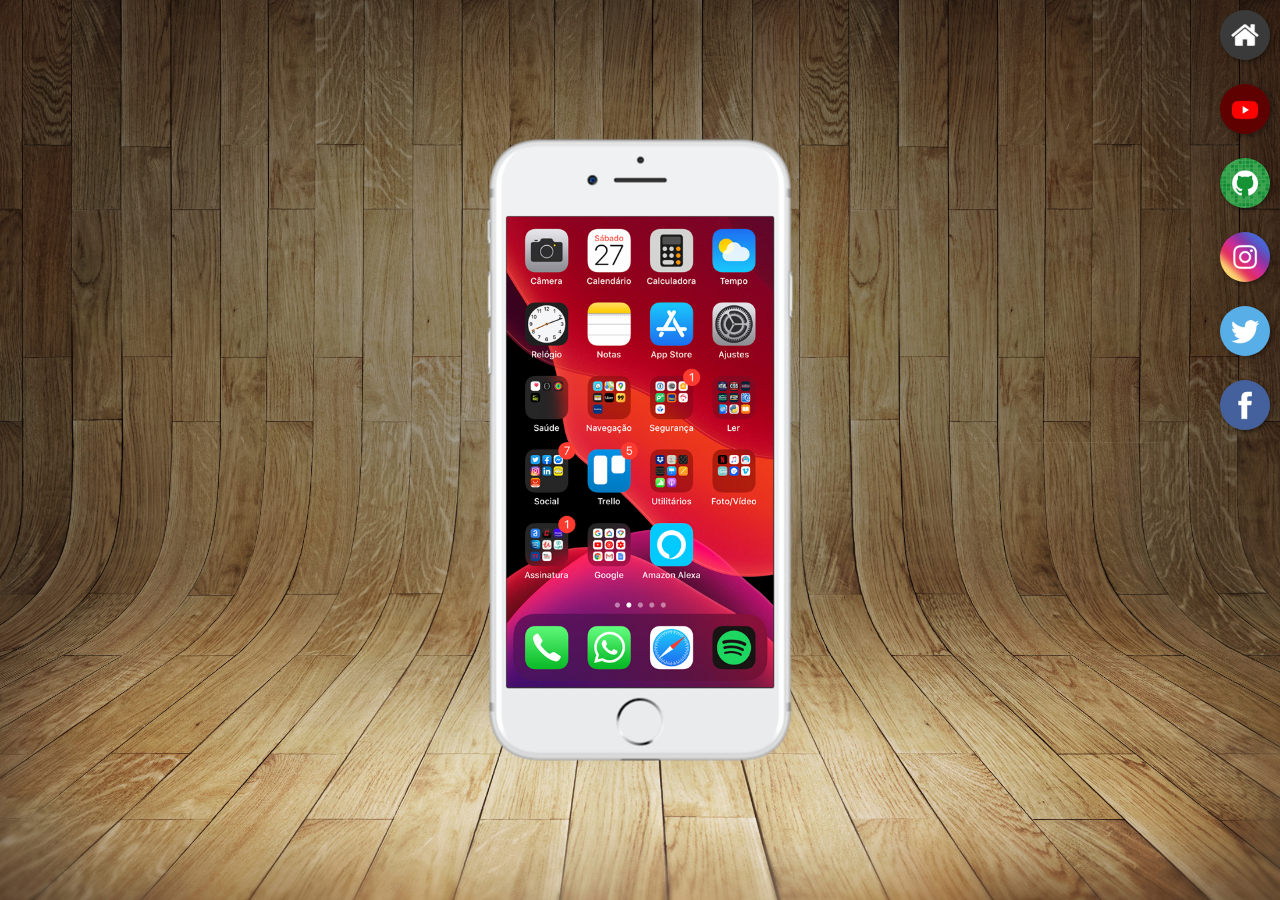
<file: index.html>
<!DOCTYPE html>
<html lang="pt-br">
<head>
    <meta charset="UTF-8">
    <meta name="viewport" content="width=device-width, initial-scale=1.0">
    <link rel="shortcut icon" href="favicon.ico" type="image/x-icon">
    <link rel="stylesheet" href="estilos/style.css">
    <title>Projeto Redes Sociais</title>
</head>
<body>
    <main>
        <section id="telefone">
            <iframe src="home.html" name"tela" id="tela" frameborder="0">
                Seu navegador não é compatível com isso.
            </iframe>
        </section>
        <section id="redes-sociais">
            <a href="home.html" target="tela"><img src="imagens/logo-home.jpg" alt="Home"></a><br>
            <a href="youtube.html" target="tela"><img src="imagens/logo-youtube.jpg" alt="YouTube"></a><br>
            <a href="github.html" target="tela"><img src="imagens/logo-github.jpg" alt="GitHub"></a><br>
            <a href="instagram.html" target="tela"><img src="imagens/logo-instagram.jpg" alt="Instagram"></a><br>
            <a href="twitter.html" target="tela"><img src="imagens/logo-twitter.jpg" alt="Twitter"></a><br>
            <a href="facebook.html" target="tela"><img src="imagens/logo-facebook.jpg" alt="Facebook"></a>
        </section>
    </main>
</body>
</html>
</file>
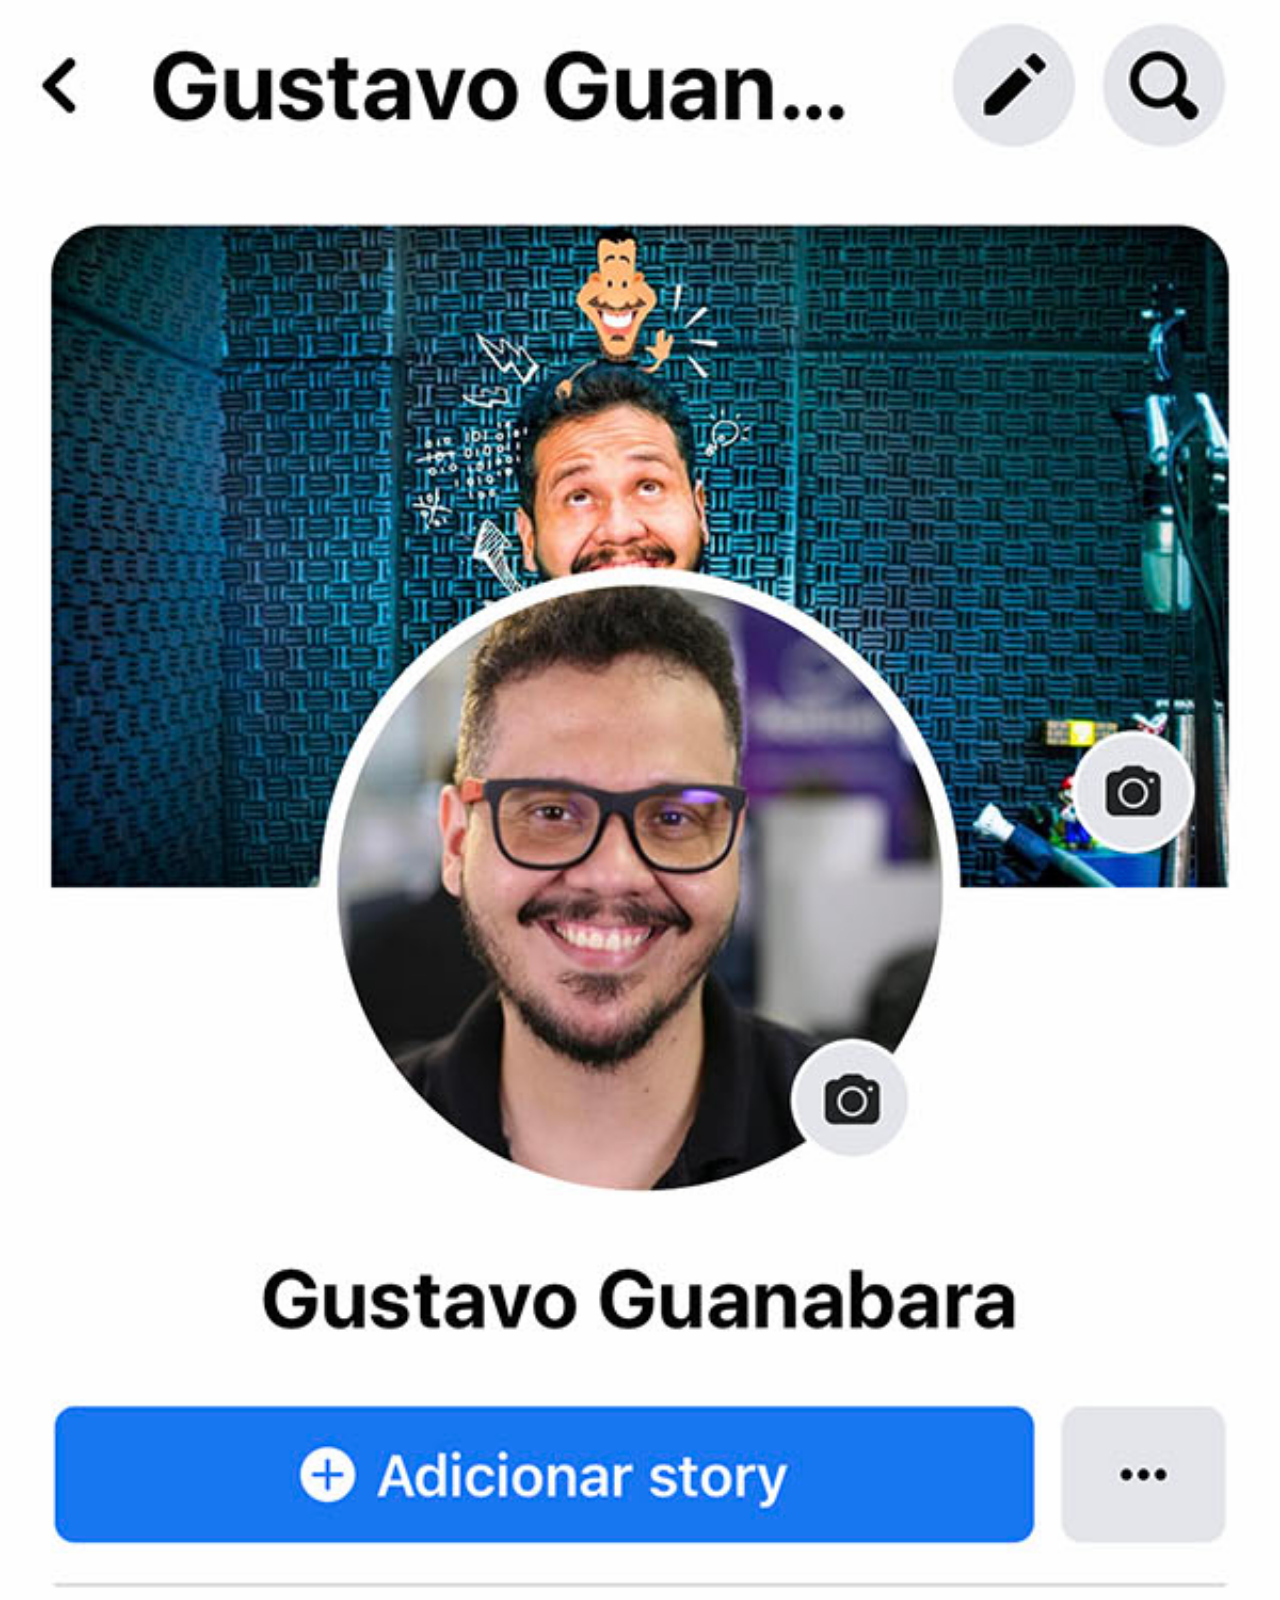
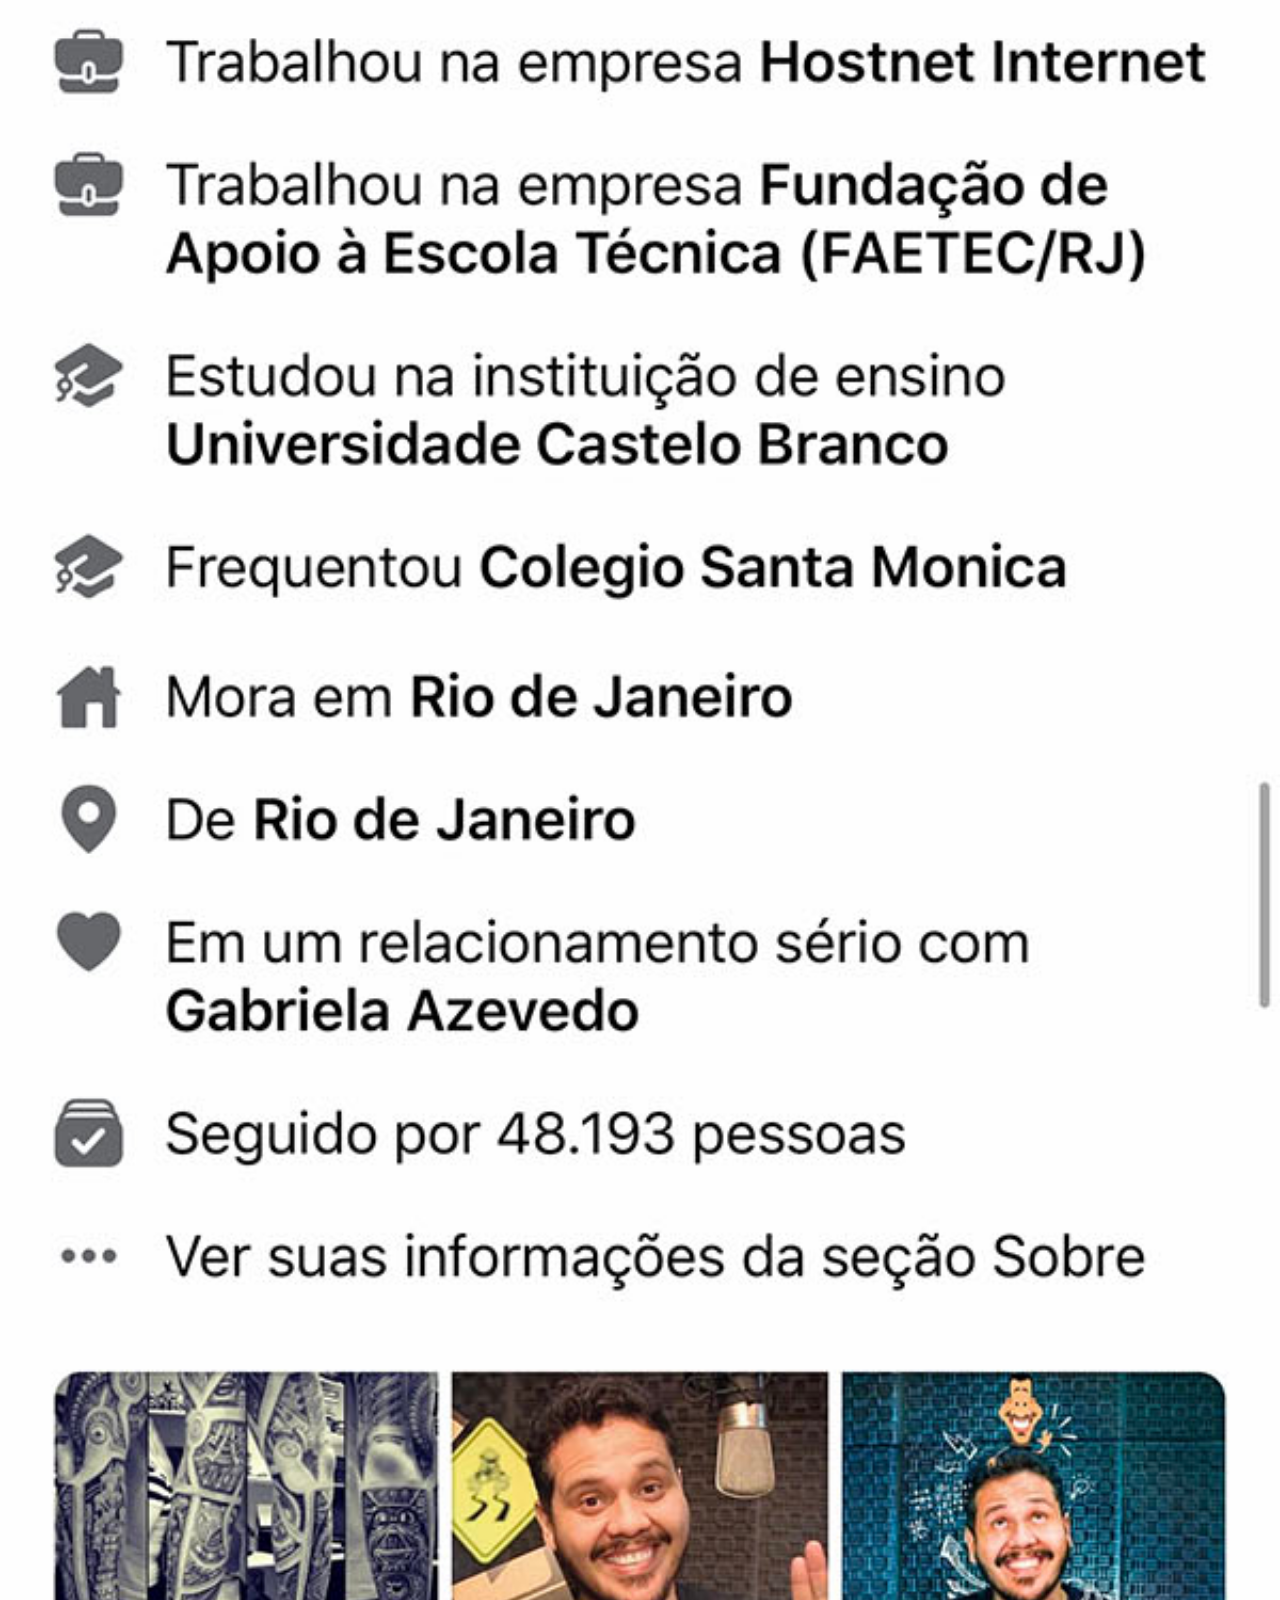
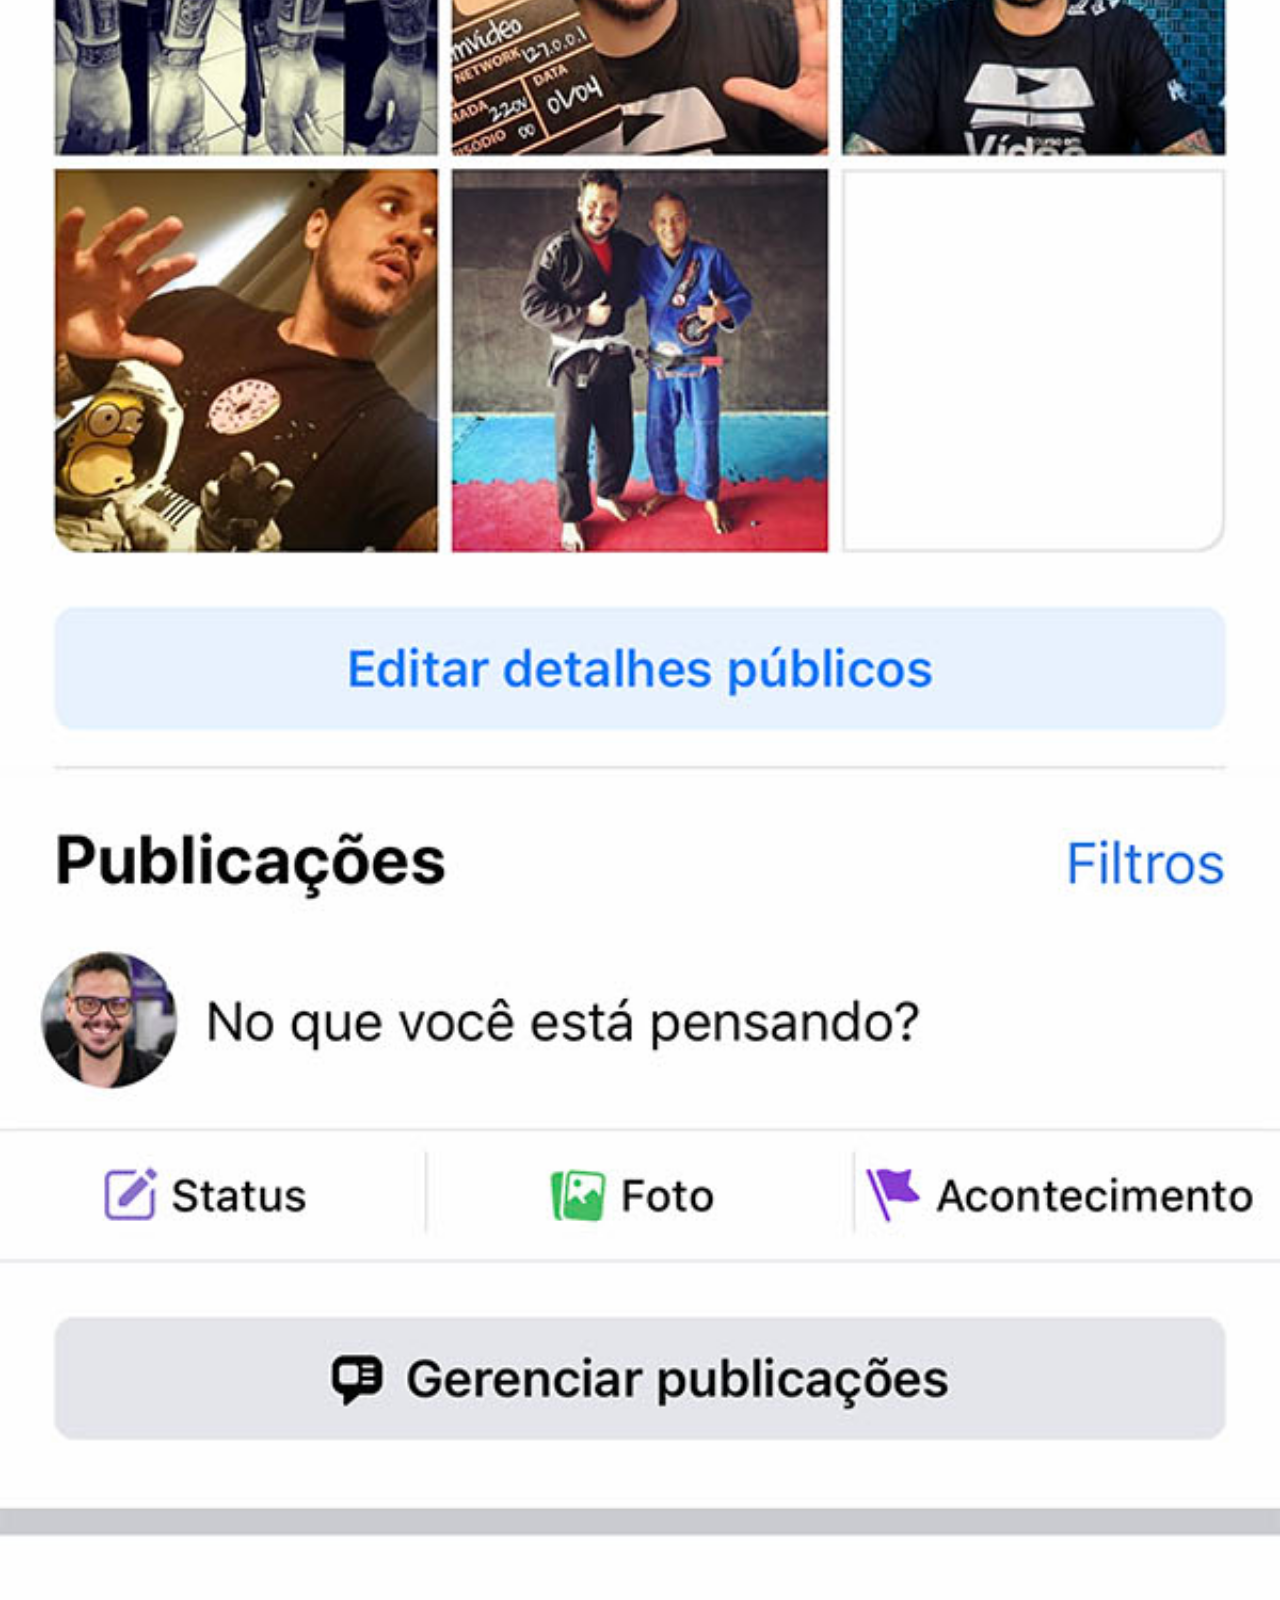
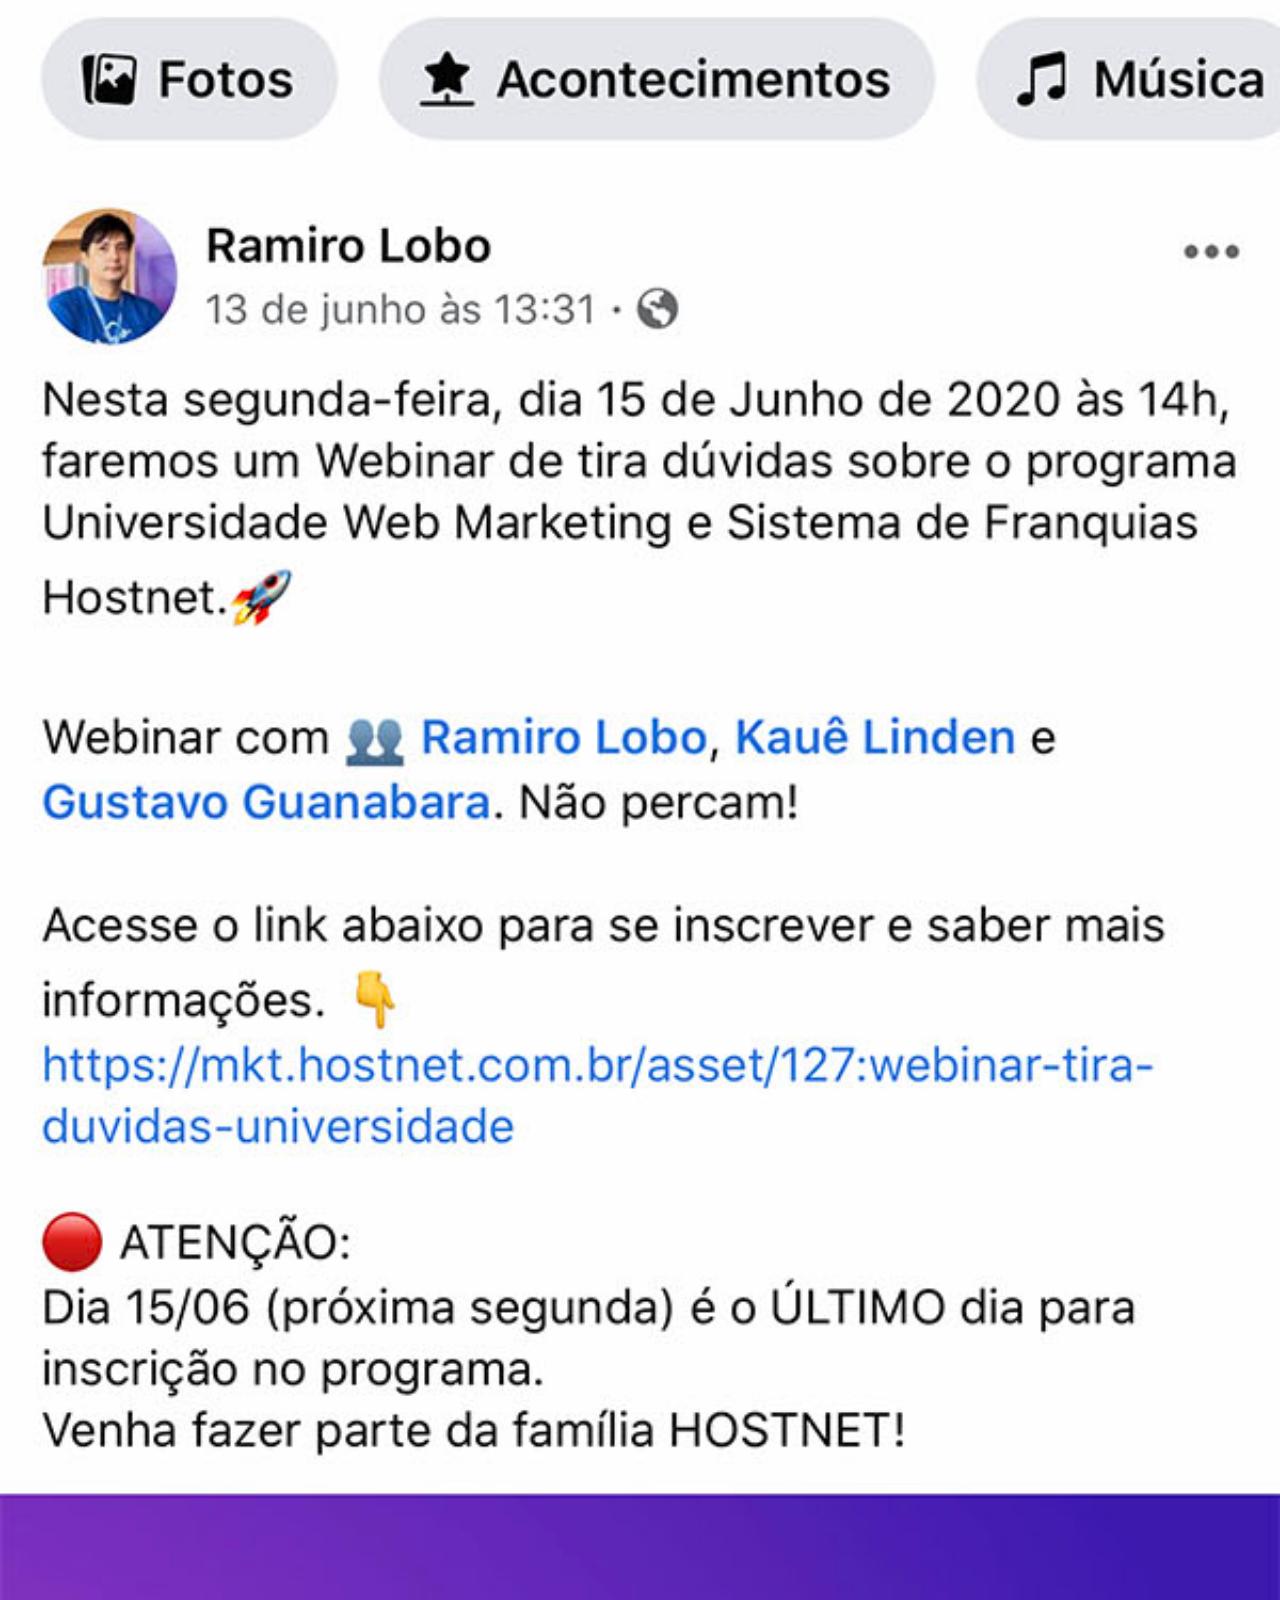
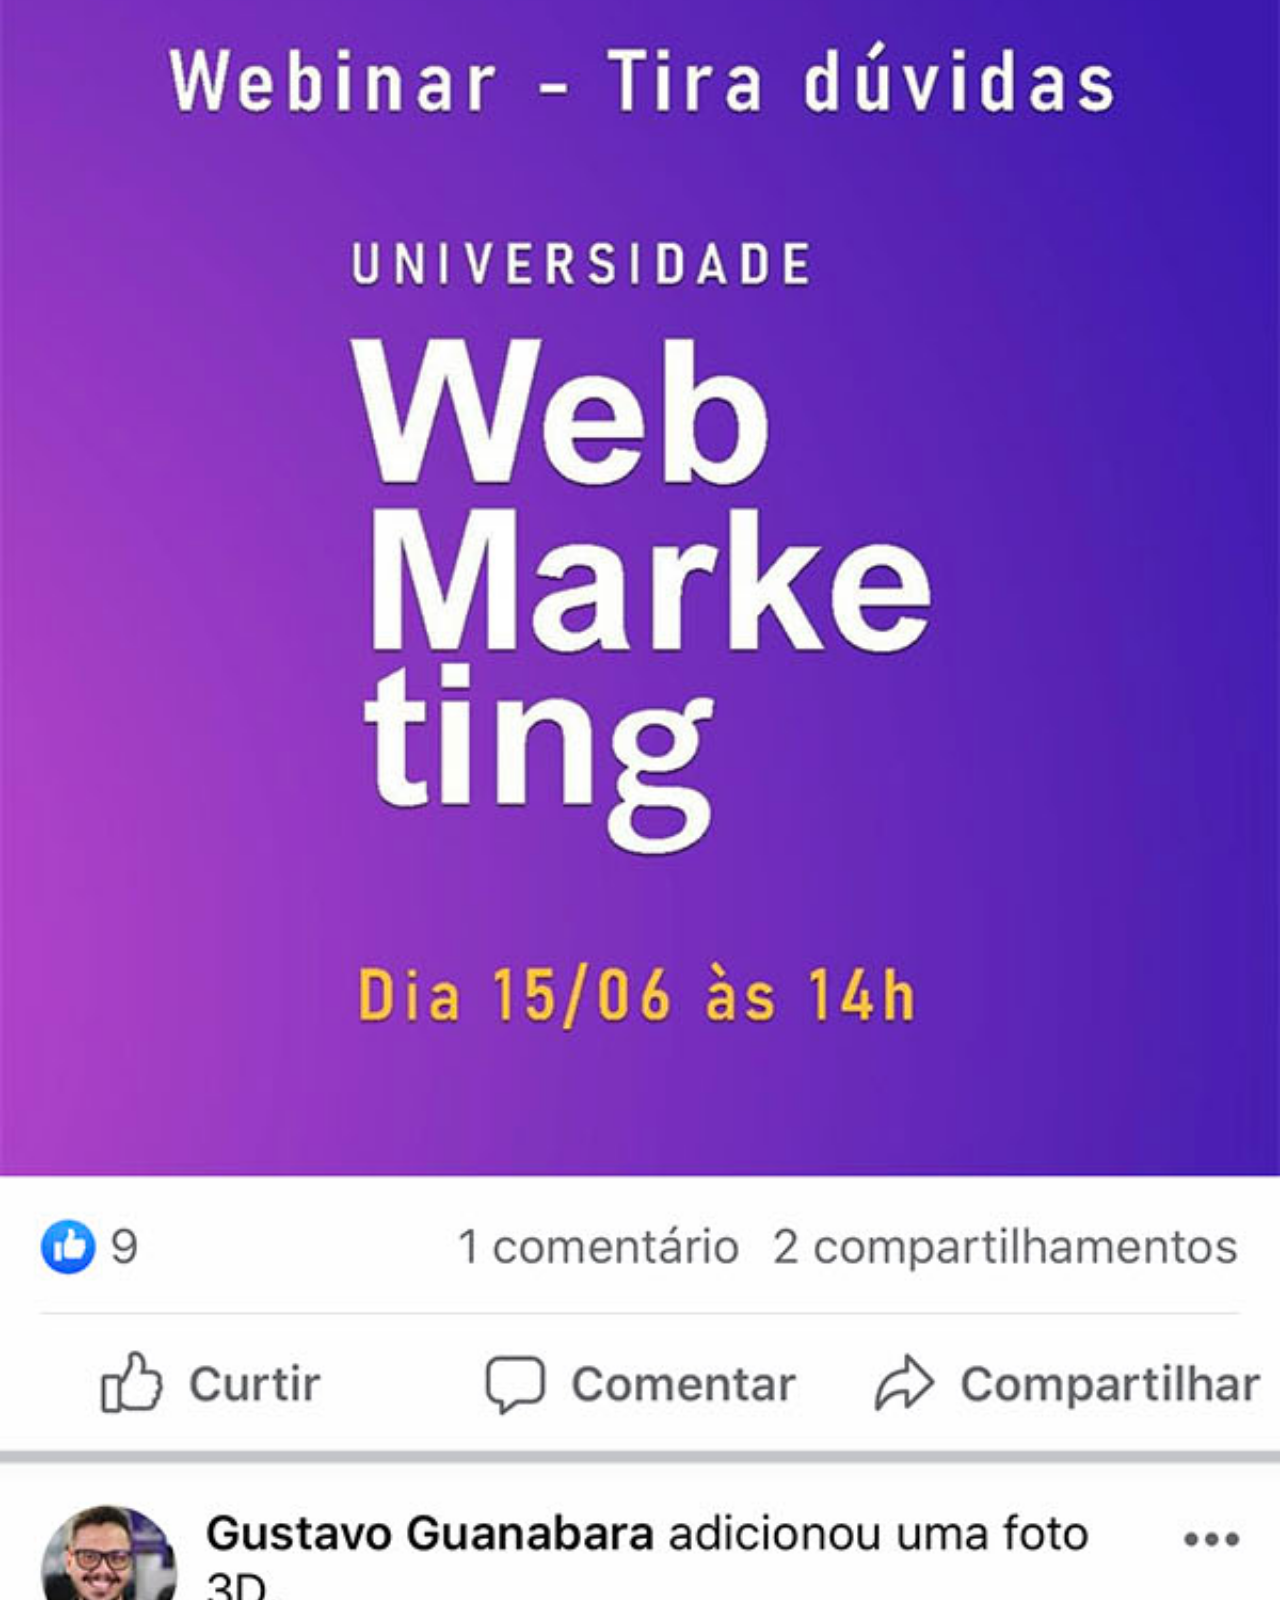
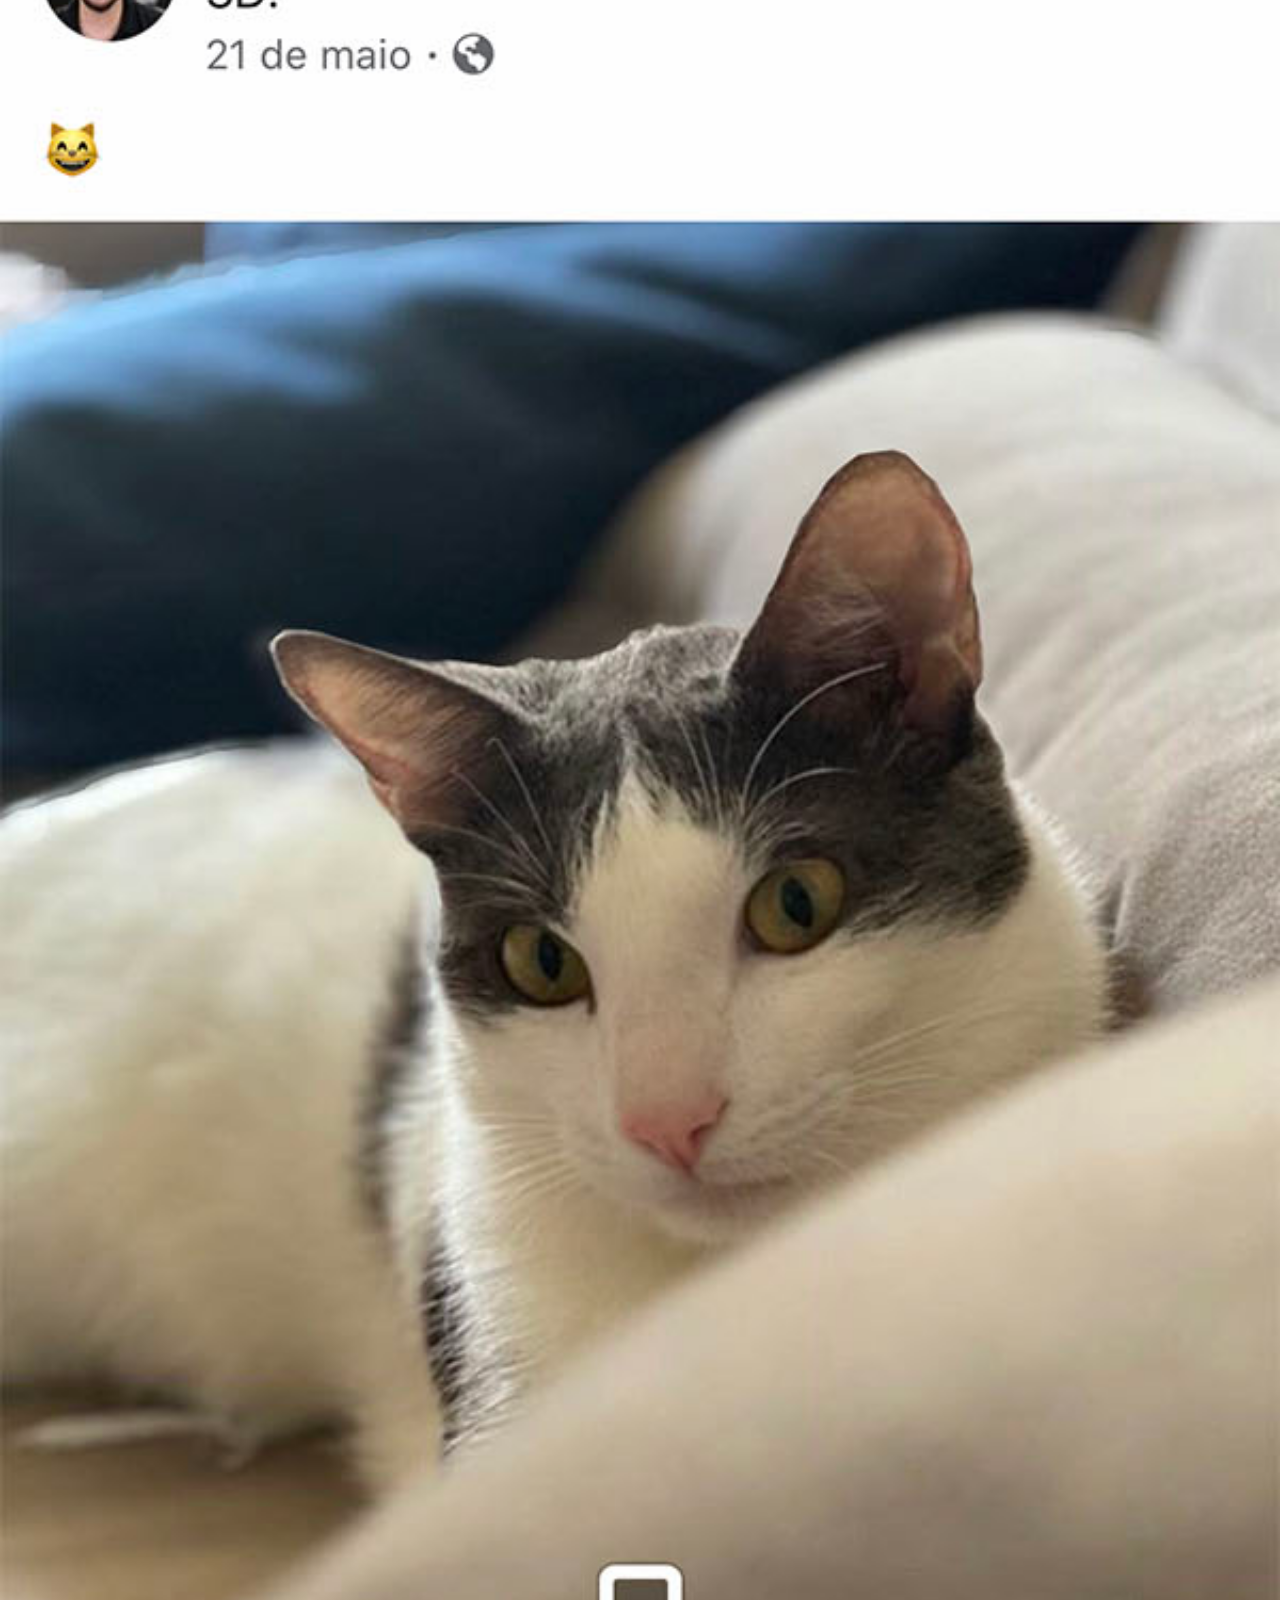
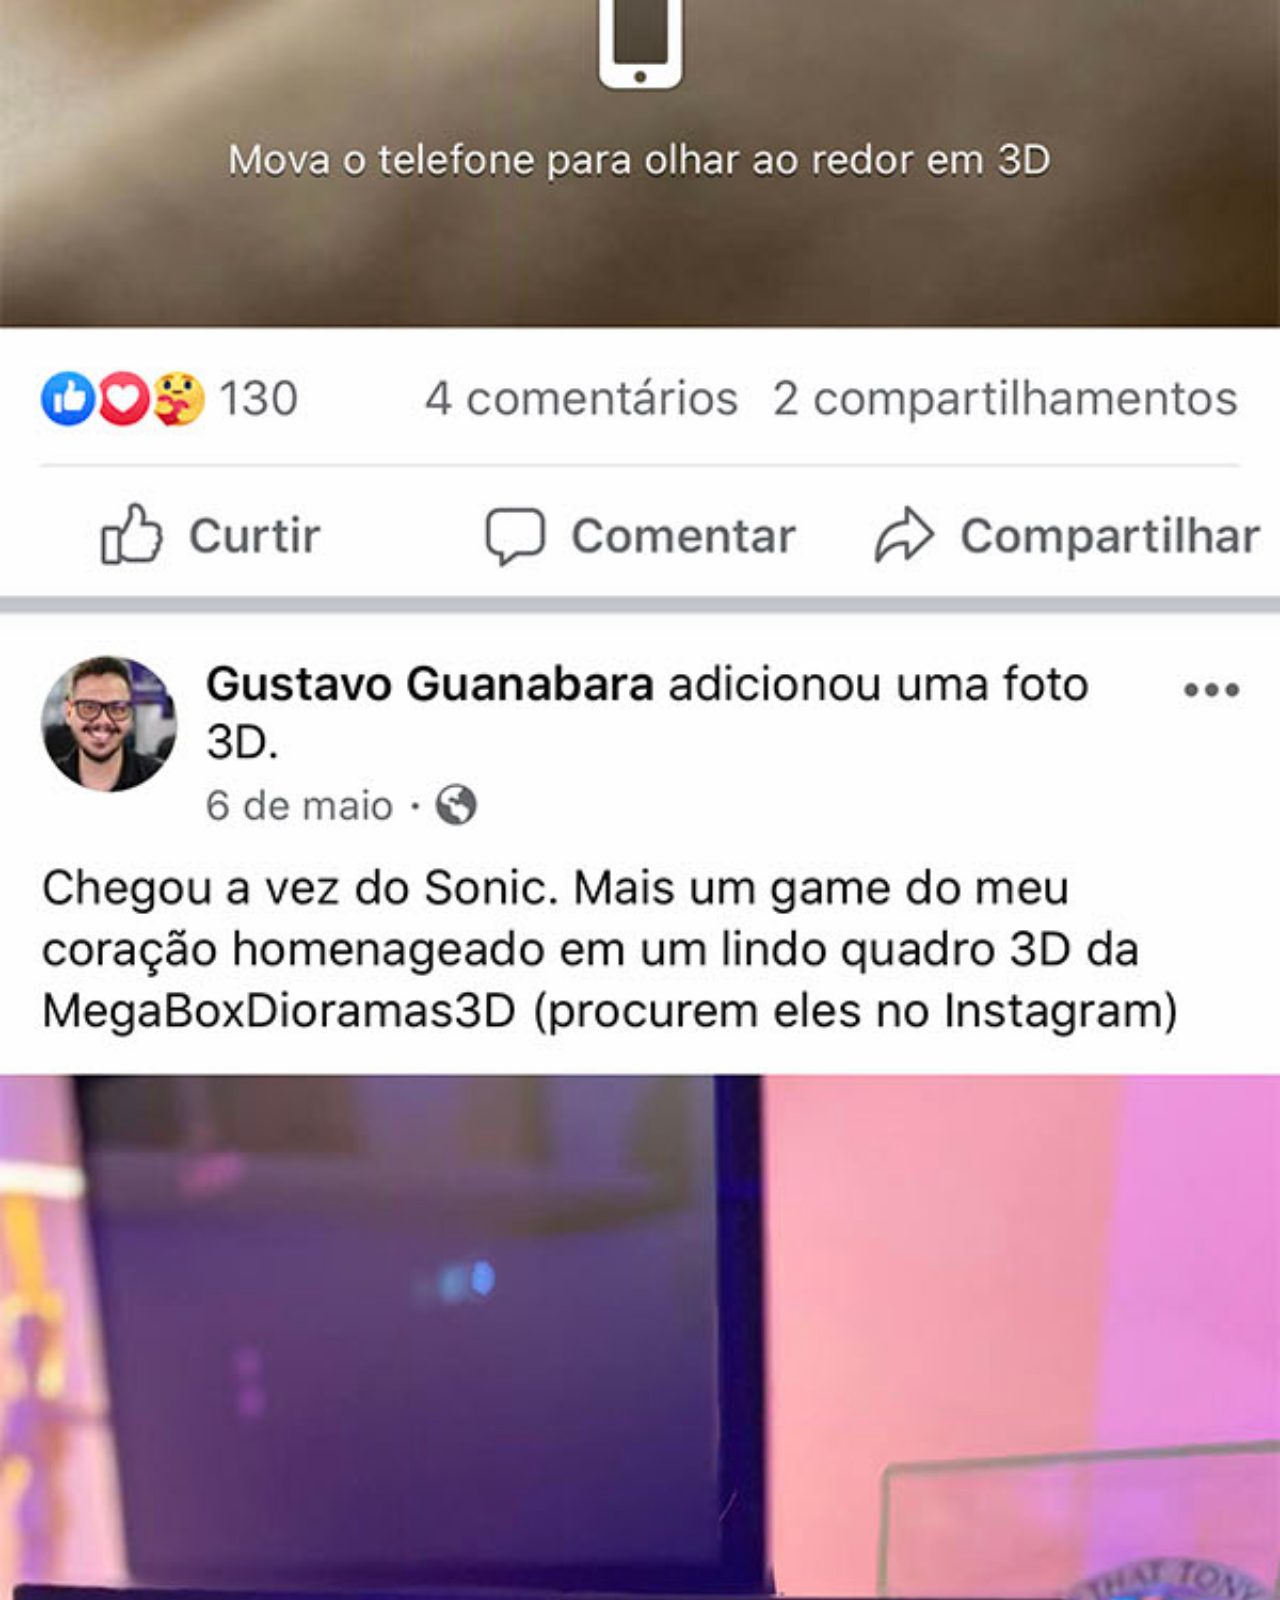
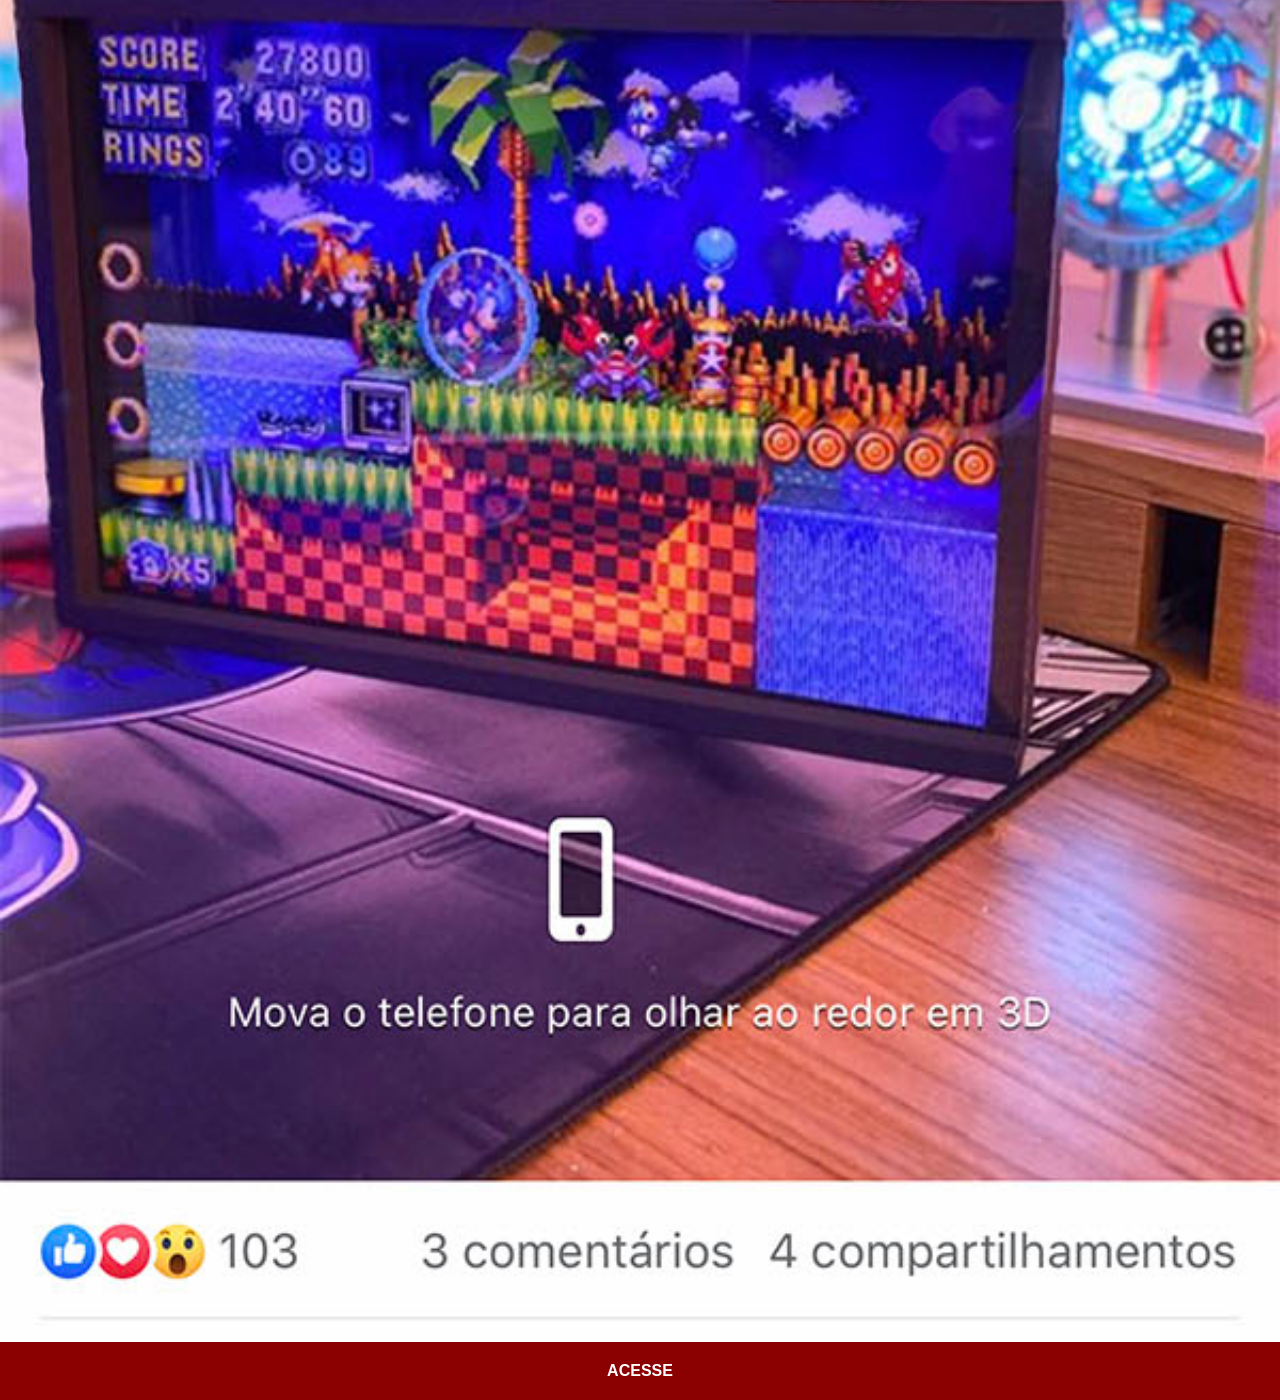
<file: facebook.html>
<!doctype html>
<html lang="pt-br">
  <head>
    <meta charset="UTF-8" />
    <meta name="viewport" content="width=device-width, initial-scale=1.0" />
    <title>Facebook</title>
    <link rel="stylesheet" href="estilos/social.css" />
  </head>
  <body>
    <img src="imagens/tela-facebook.jpg" alt="Facebook" />
    <a href="https://www.facebook.com/marketplace/?locale=pt_BR" target="_blank"
      >ACESSE</a
    >
  </body>
</html>
</file>
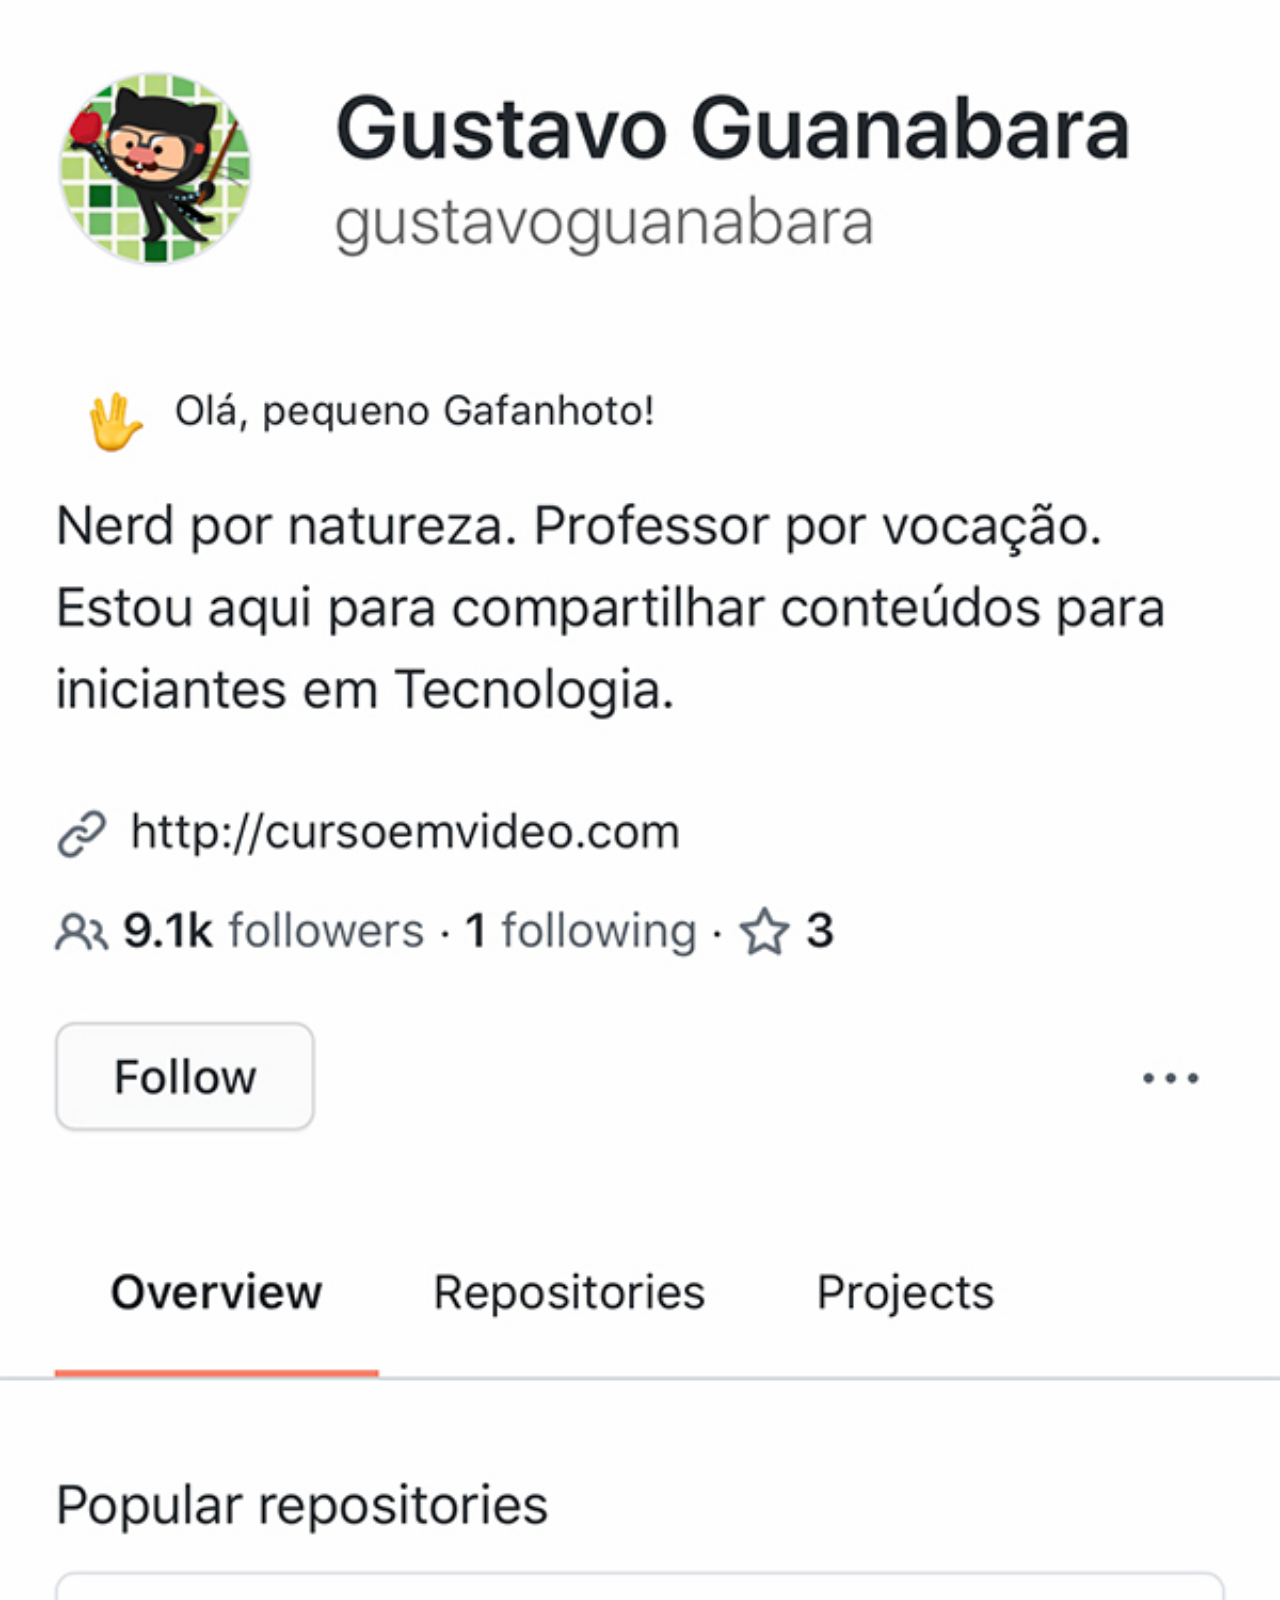
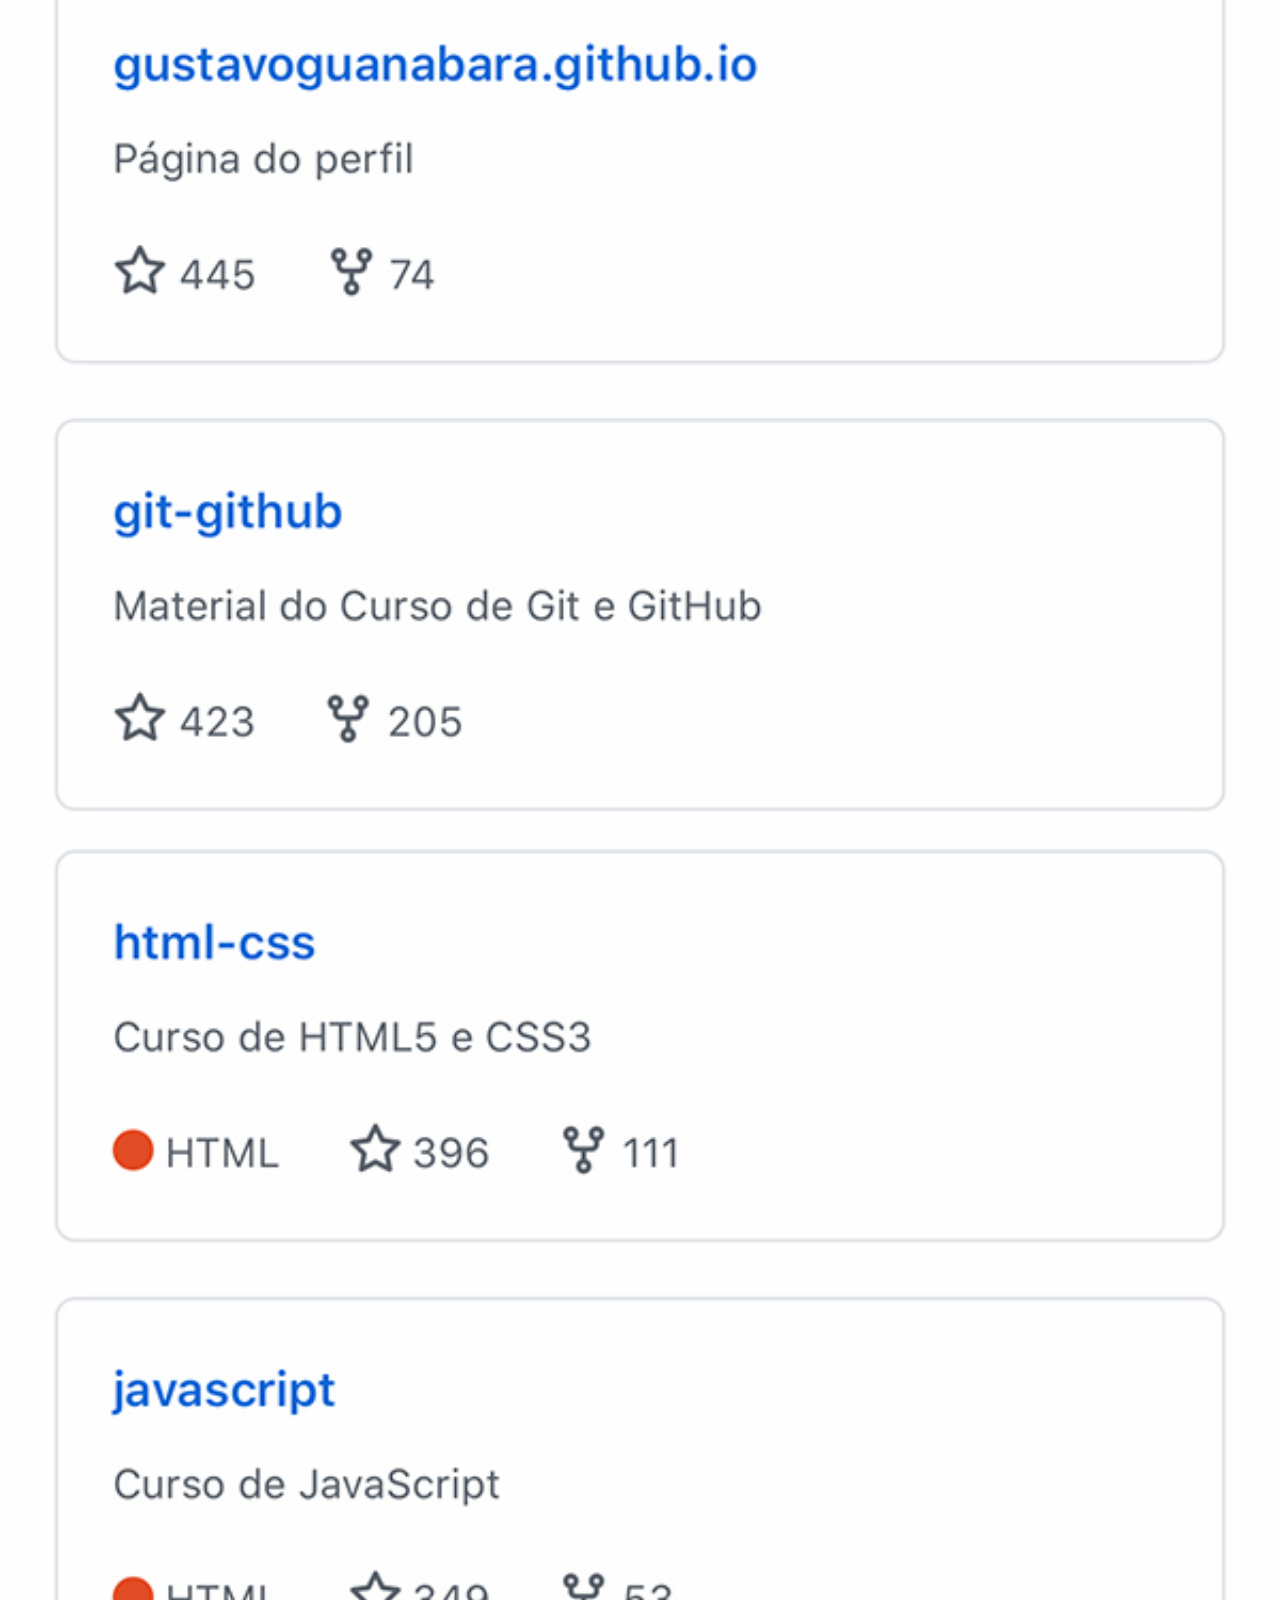
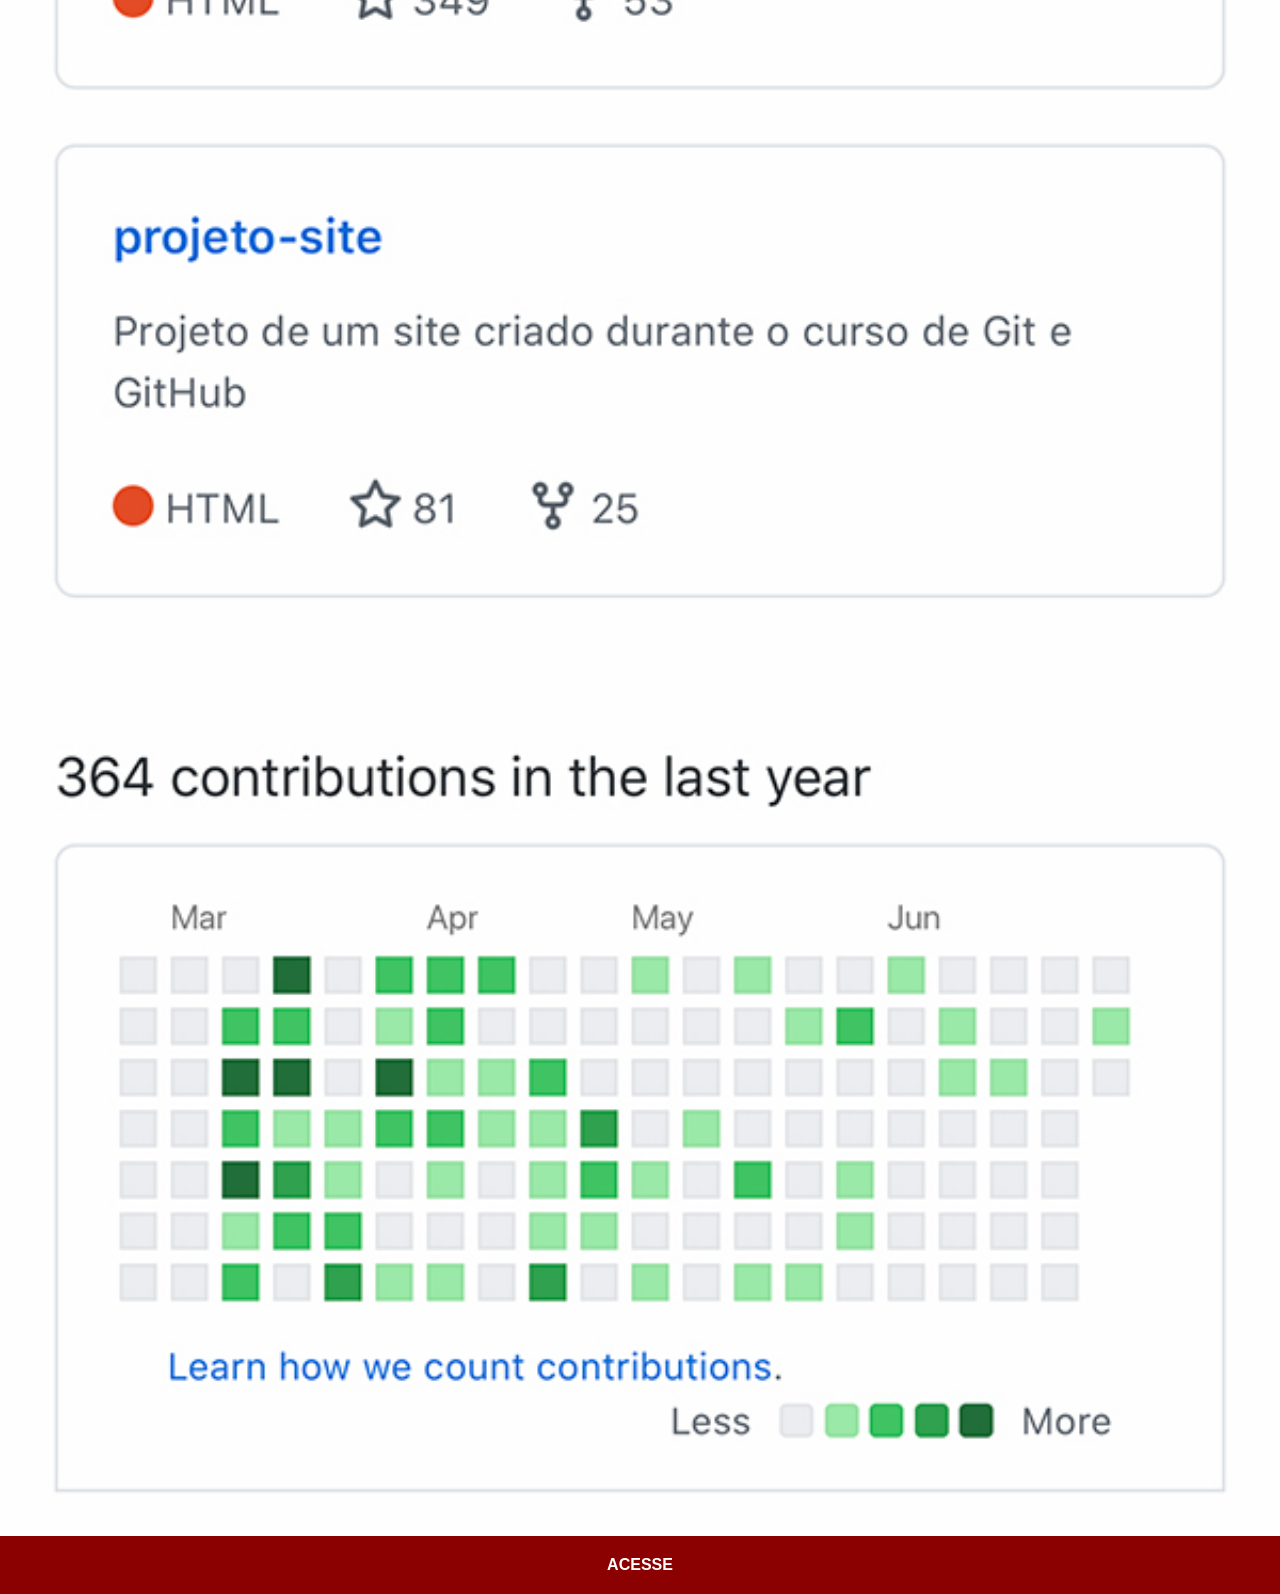
<file: github.html>
<!DOCTYPE html>
<html lang="pt-br">
<head>
    <meta charset="UTF-8">
    <meta name="viewport" content="width=device-width, initial-scale=1.0">
    <title>GitHub</title>
    <link rel="stylesheet" href="estilos/social.css">
</head>
<body>
    <img src="imagens/tela-github.jpg" alt="GitHub">
    <a href="https://github.com/repos" target="_blank">ACESSE</a>
</body>
</html>
</file>
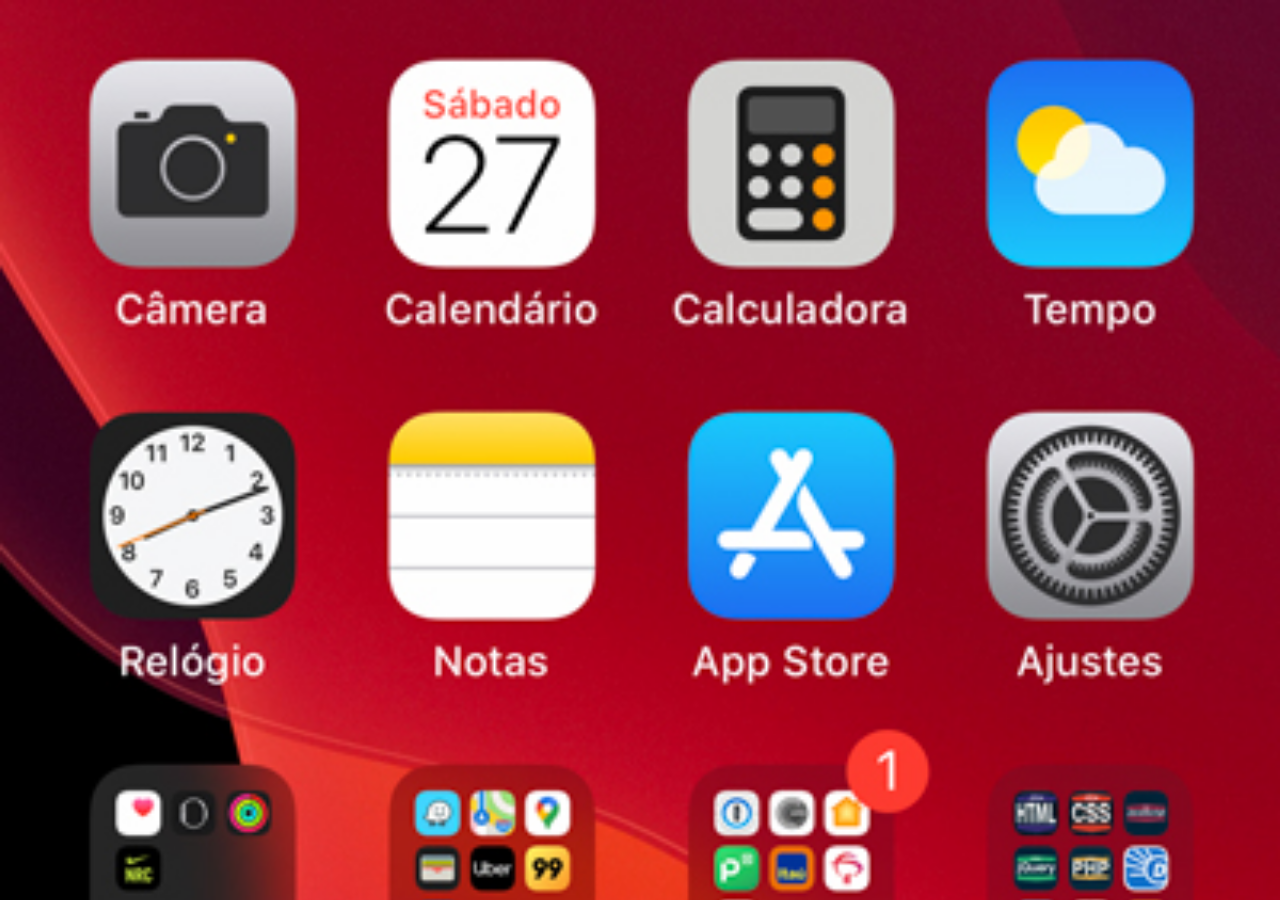
<file: home.html>
<!DOCTYPE html>
<html lang="pt-br">
<head>
    <meta charset="UTF-8">
    <meta name="viewport" content="width=device-width, initial-scale=1.0">
    <title>Home</title>
</head>
<style>
    * {
        margin: 0px;
        padding: 0px;
    }

    body {
        width: 100vw;
        height: 100vh;
        background: black url('imagens/tela-home.jpg') no-repeat top center;
        background-size: cover;
    }
</style>
<body>

</body>
</html>
</file>
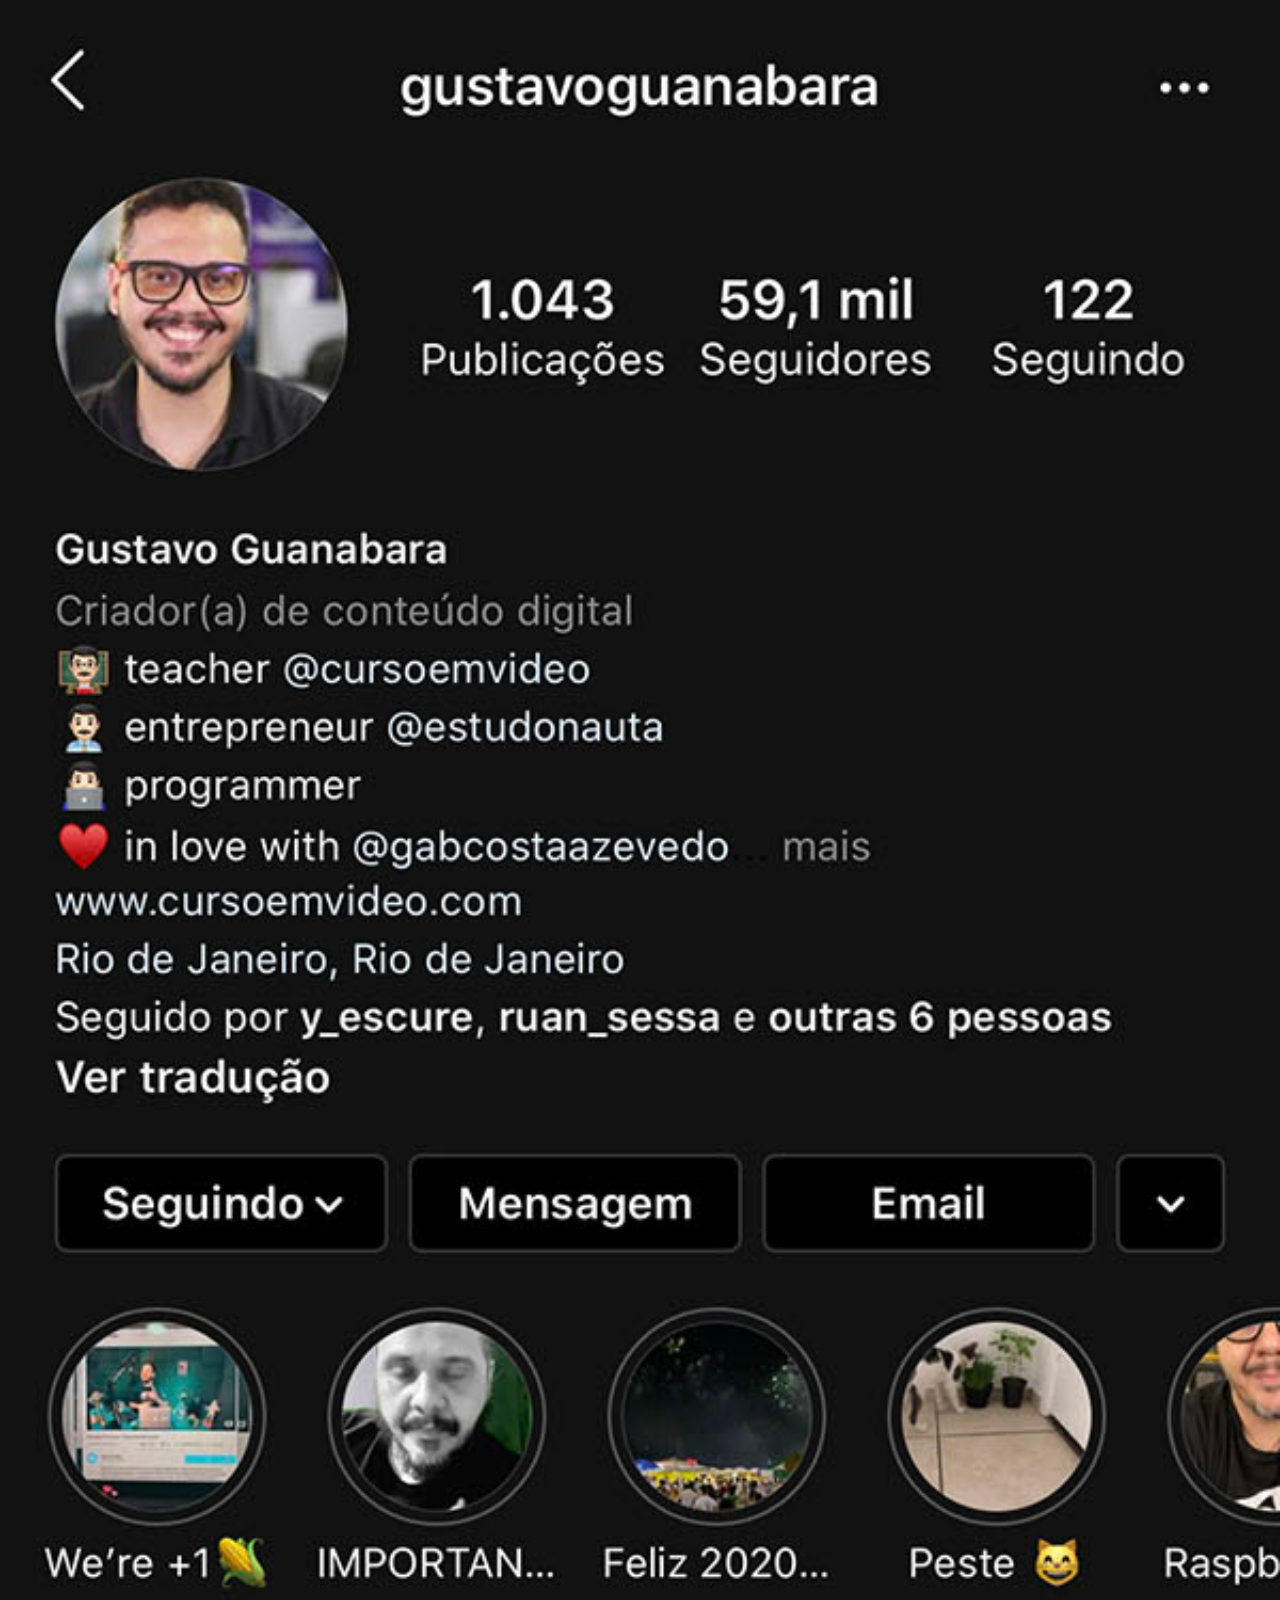
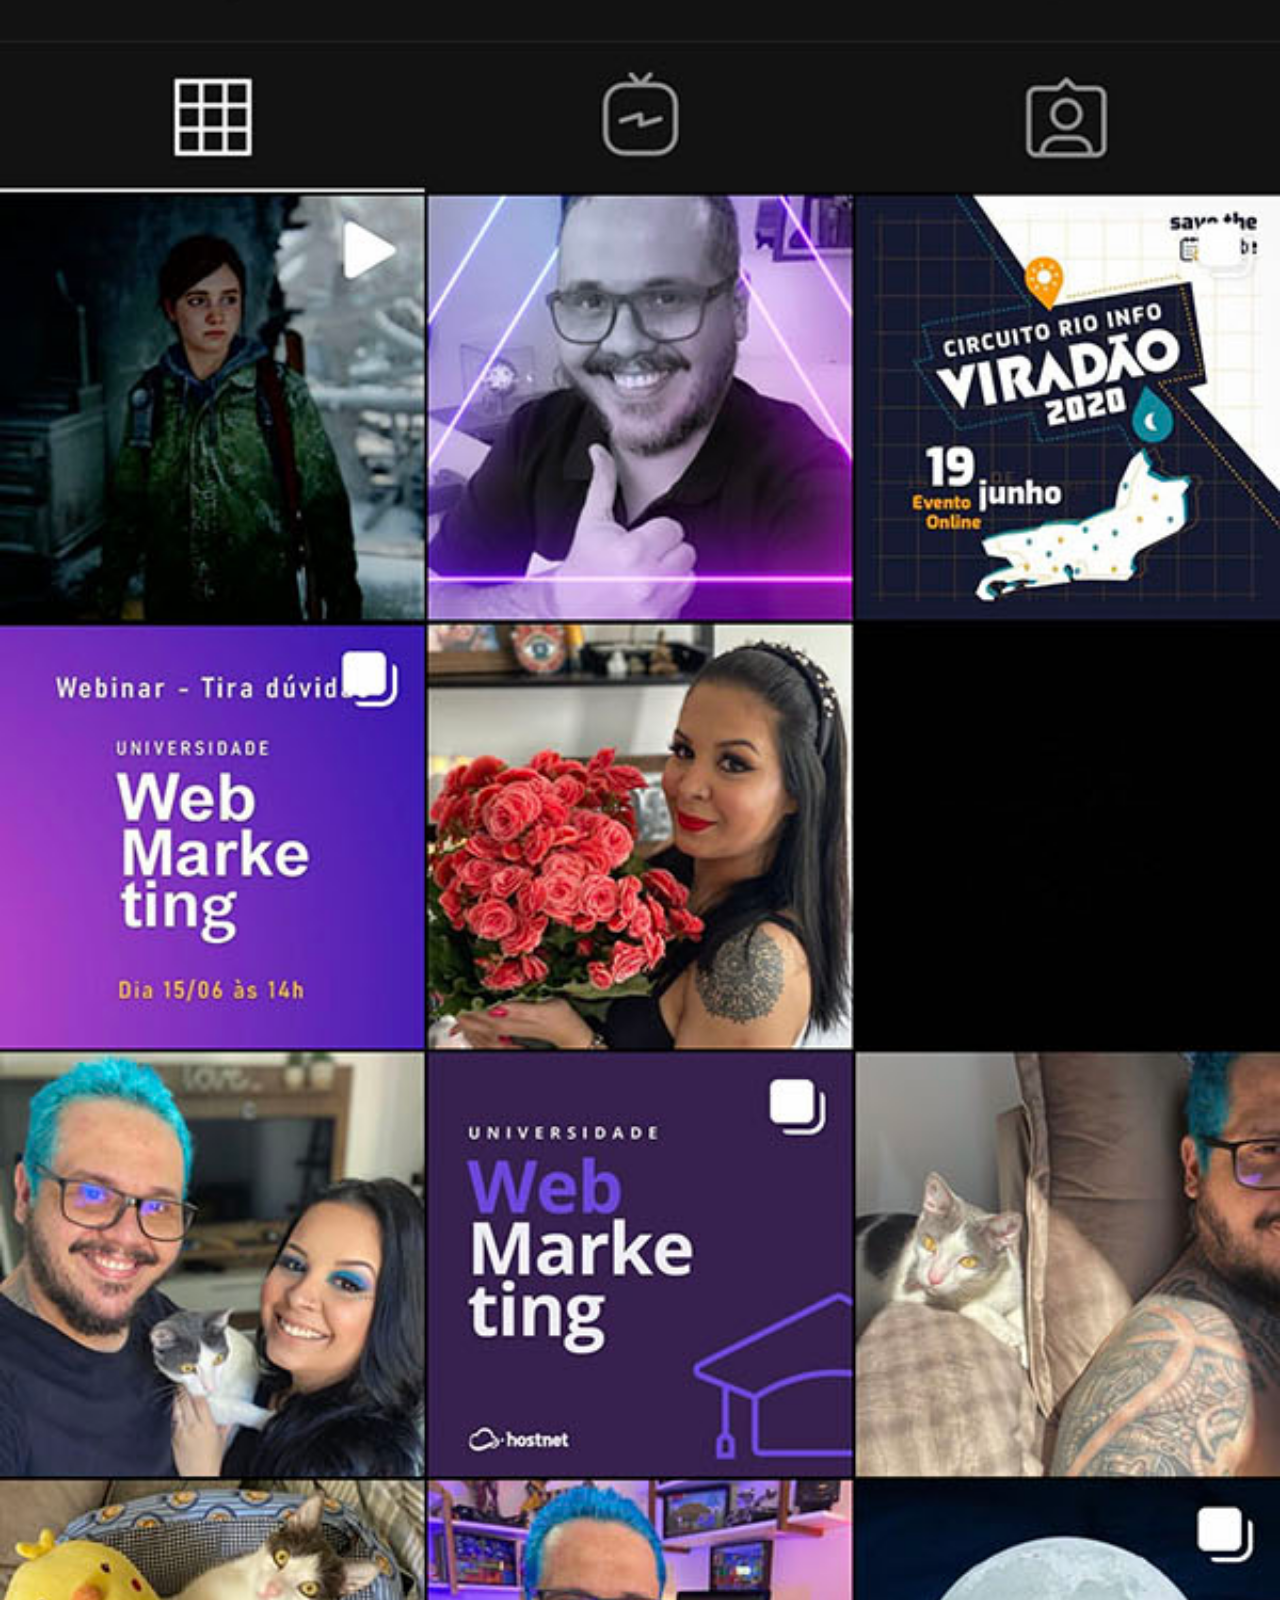
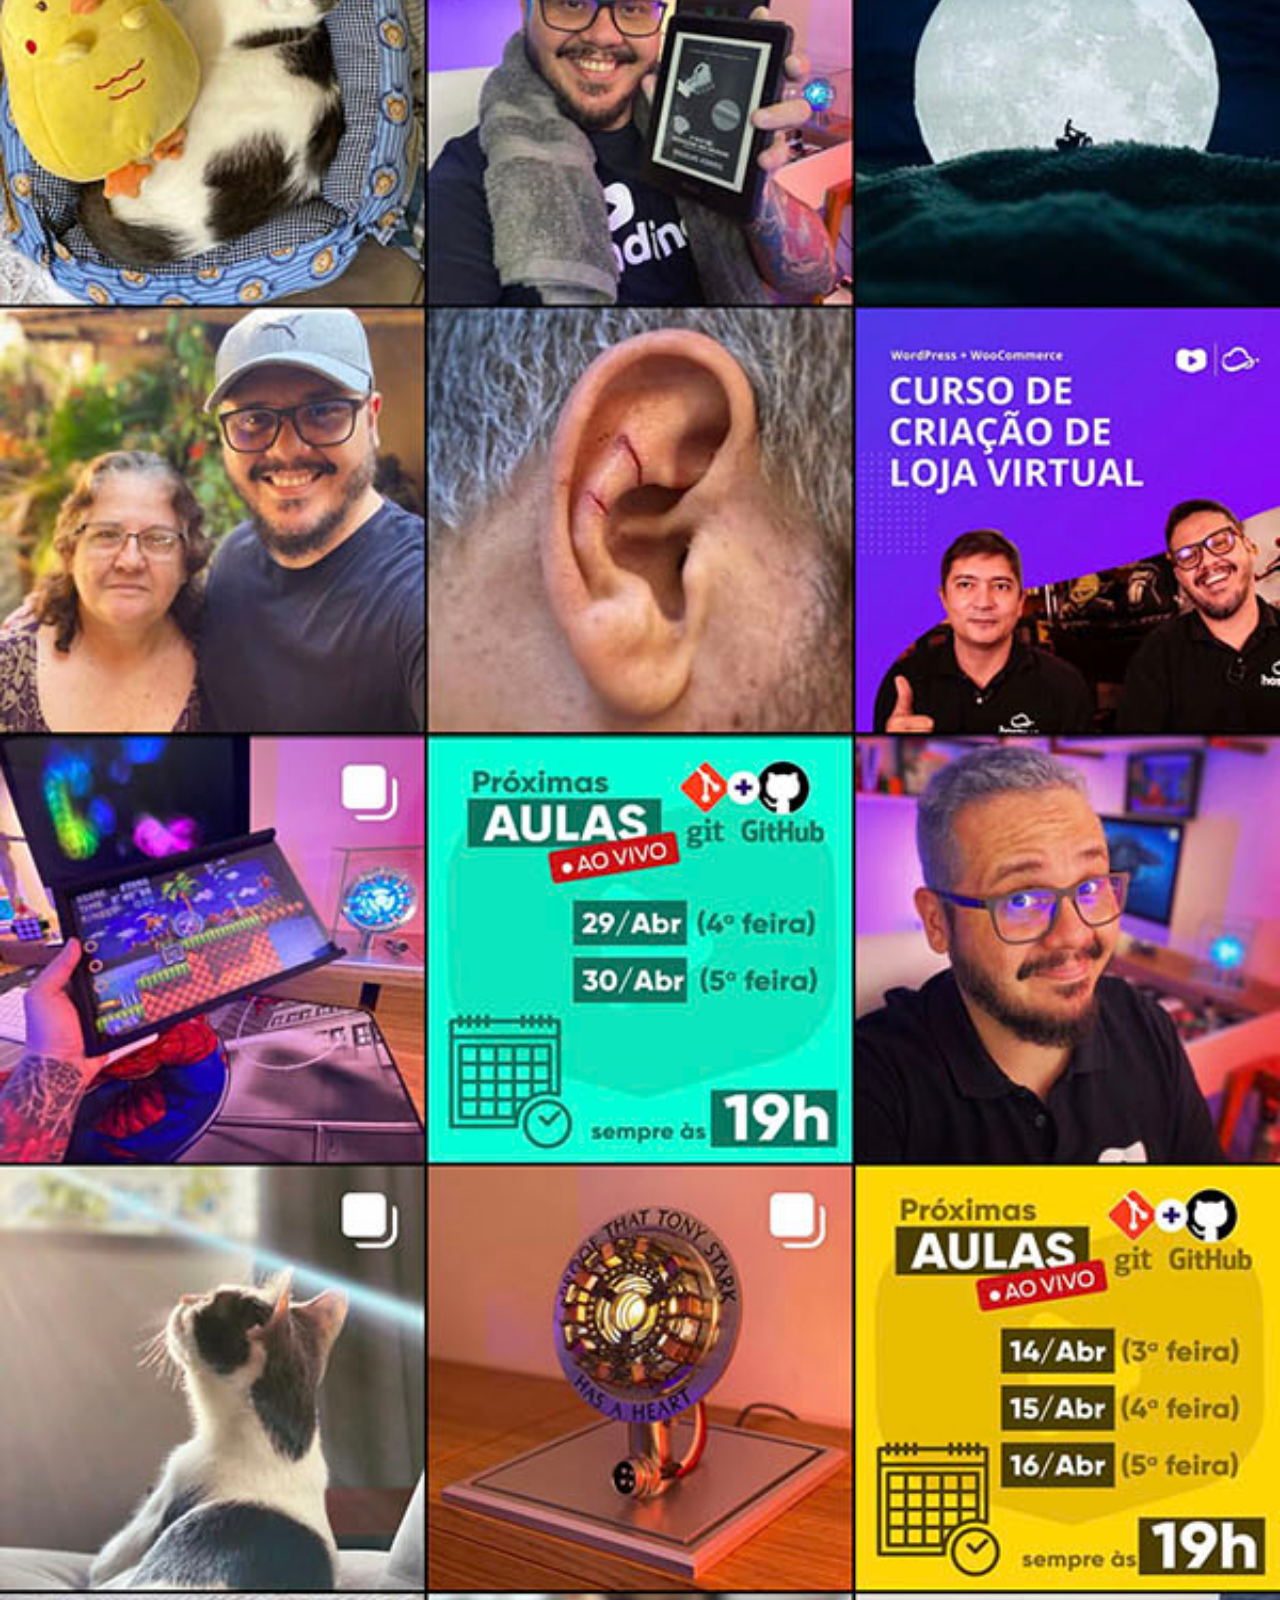
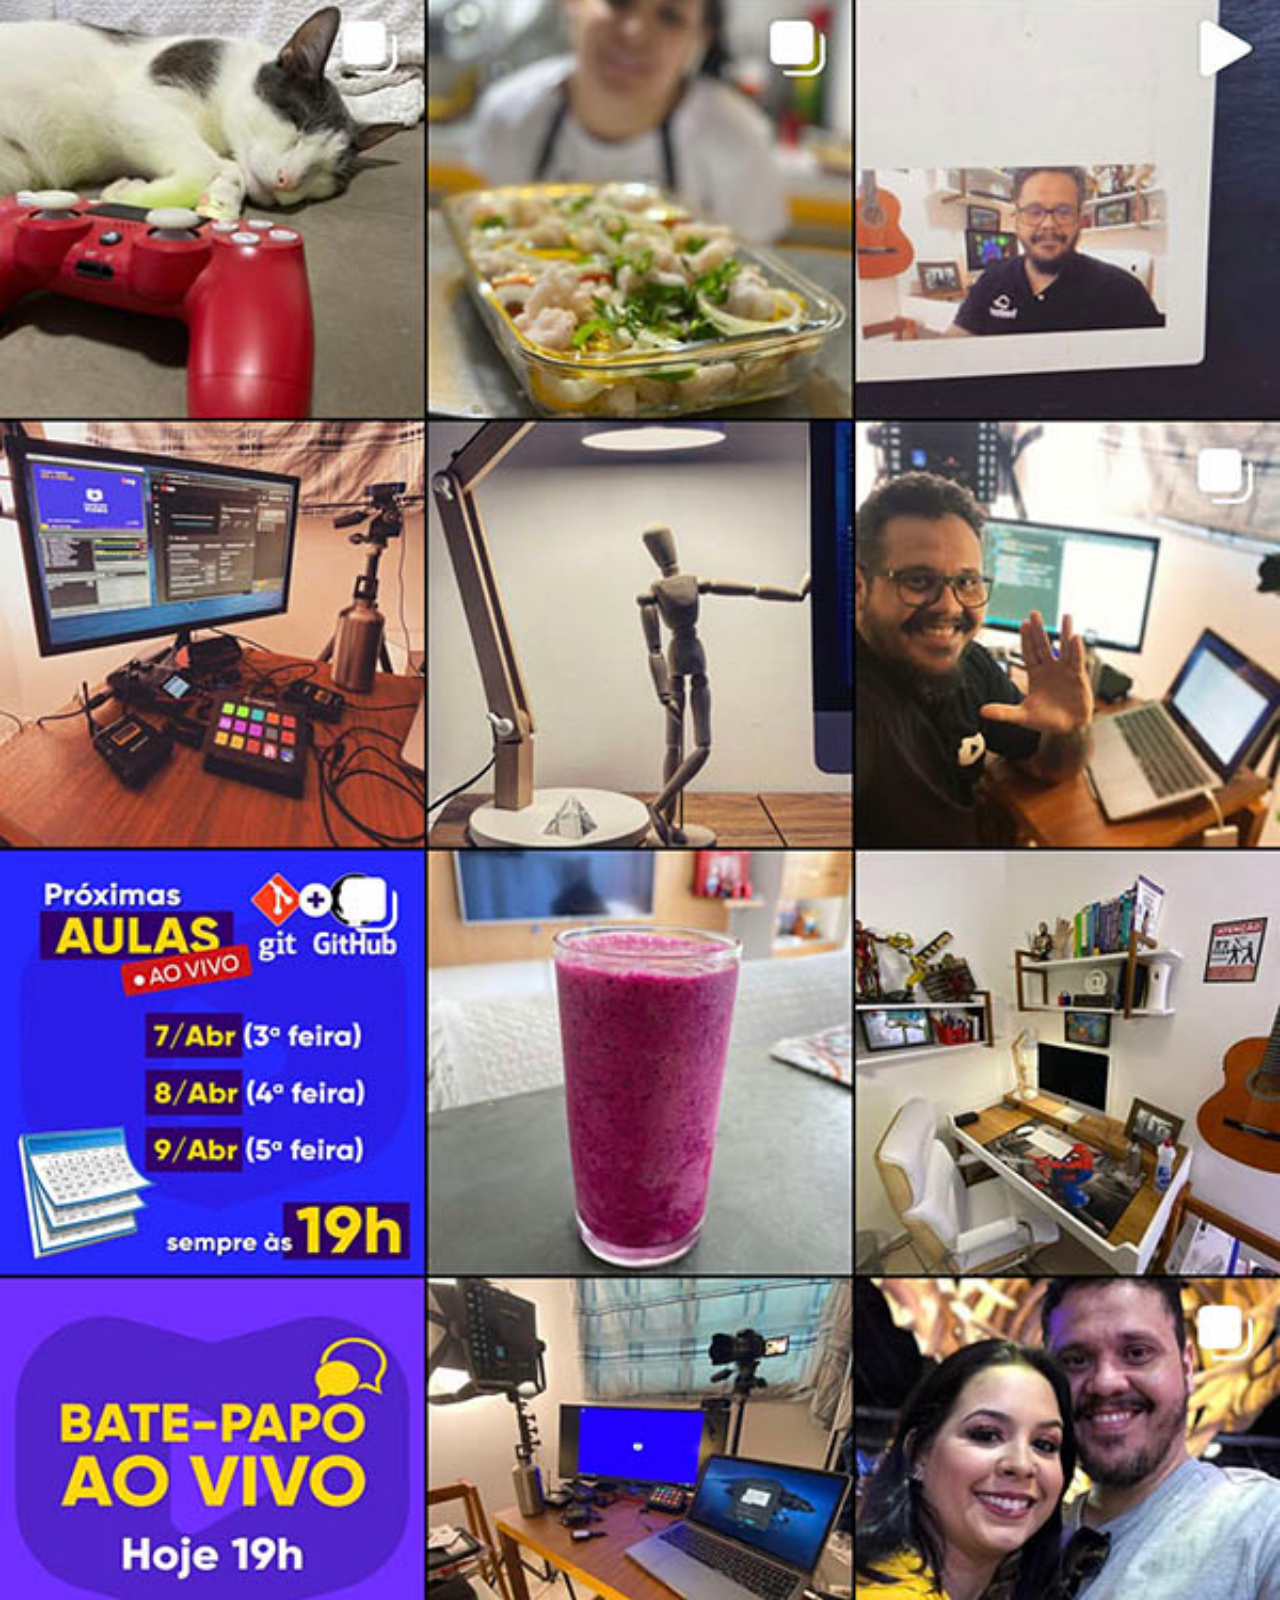
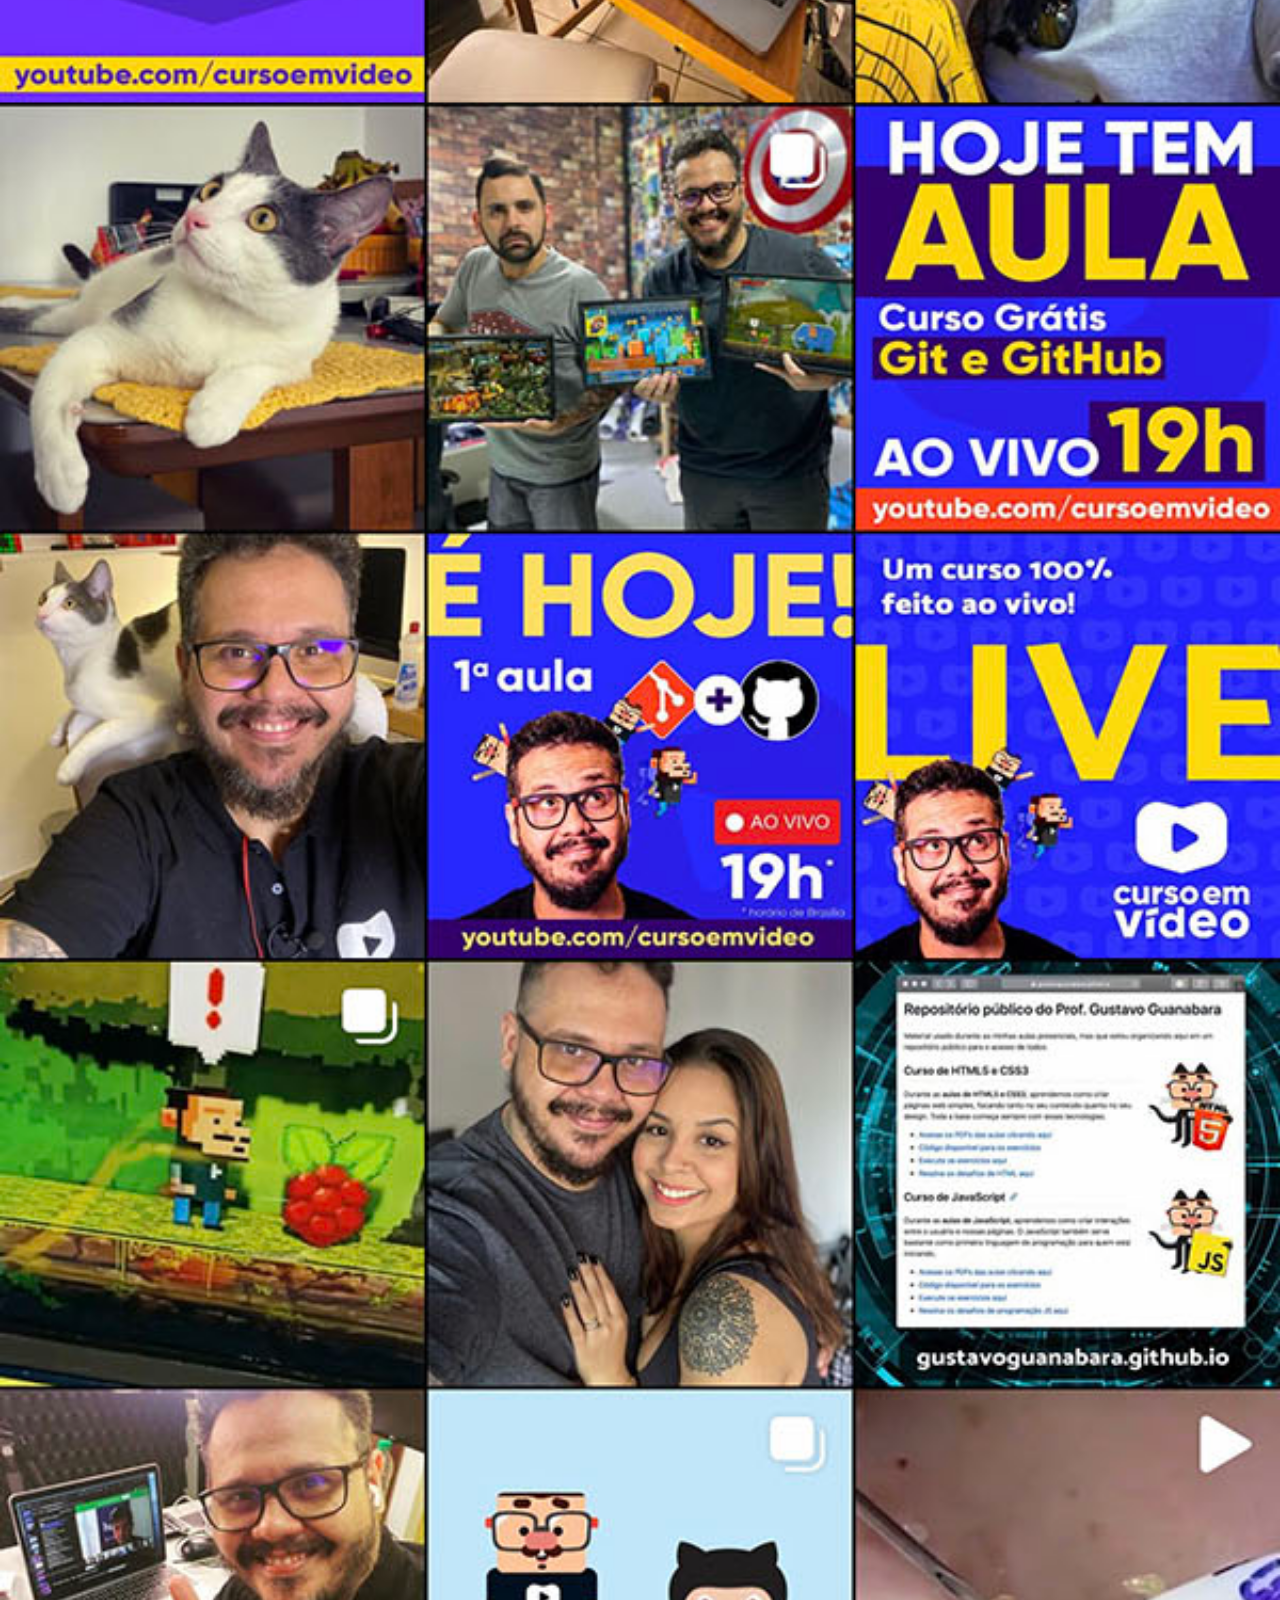
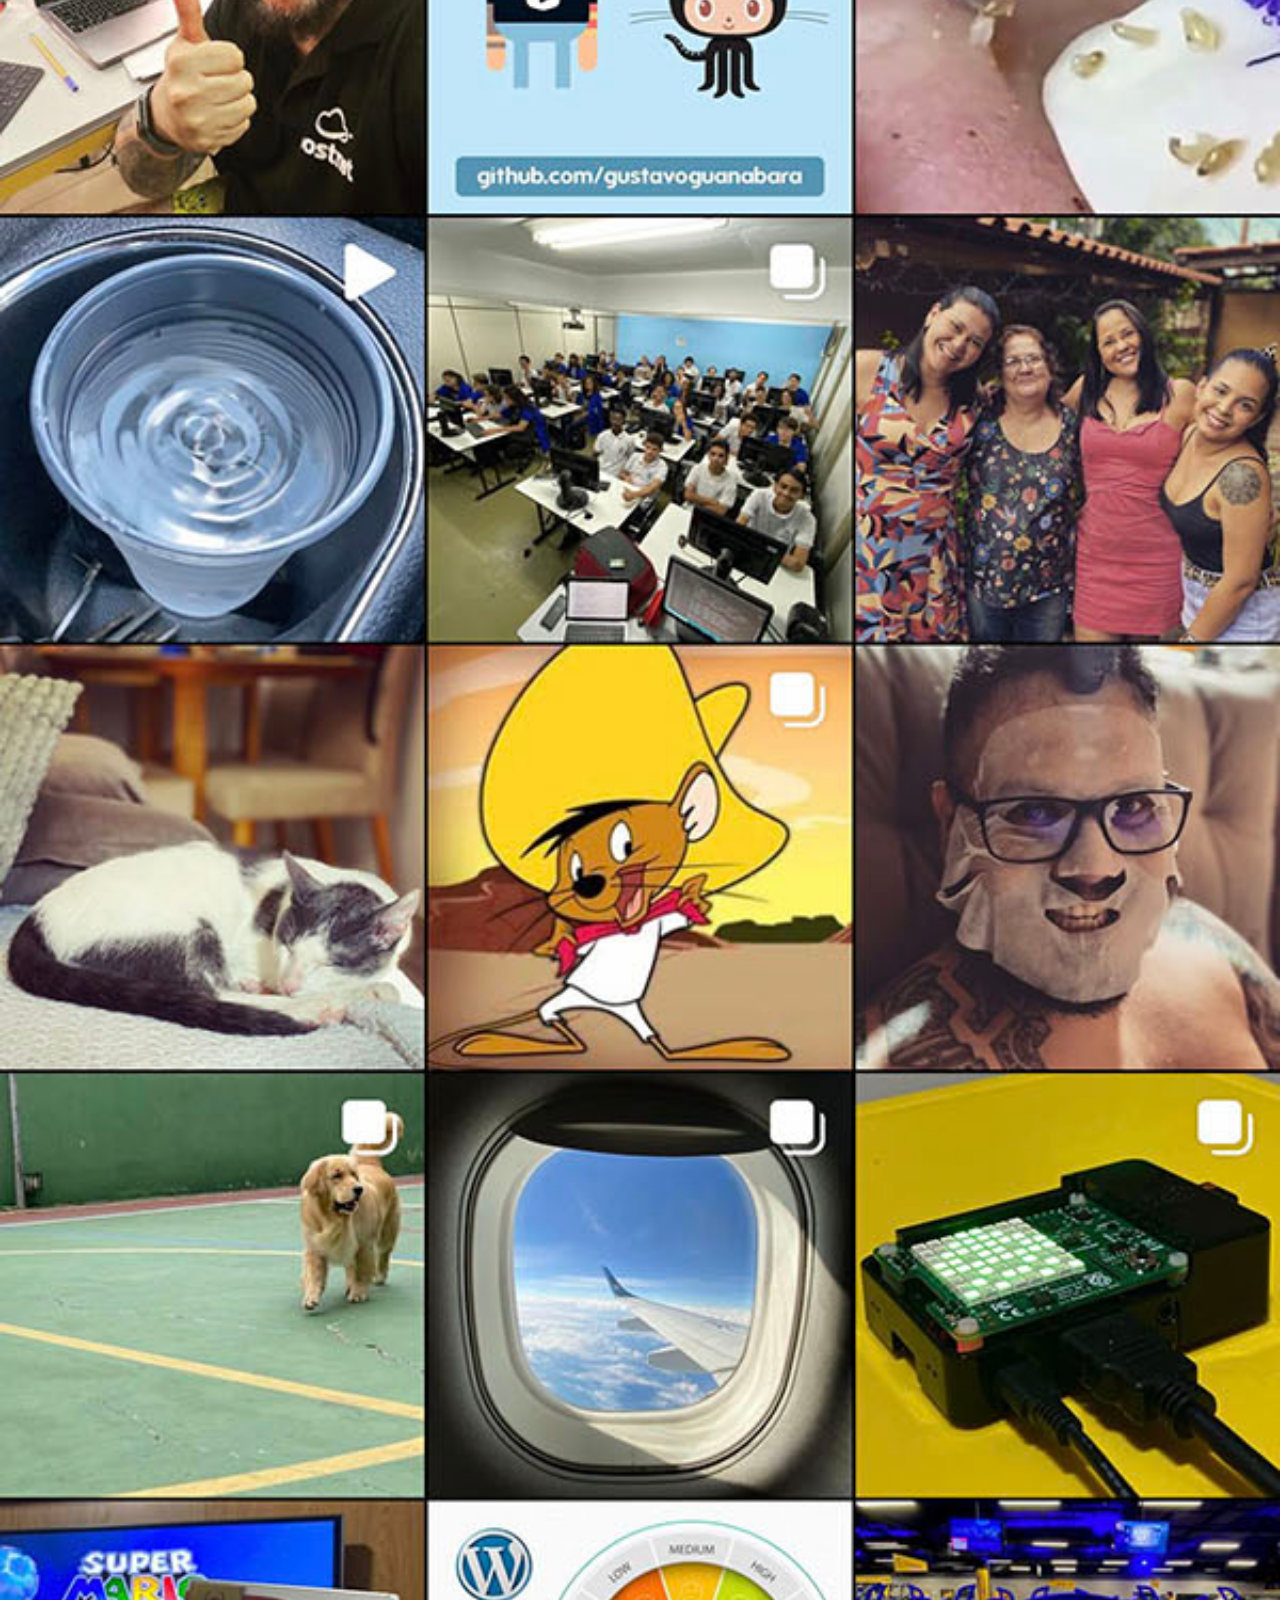
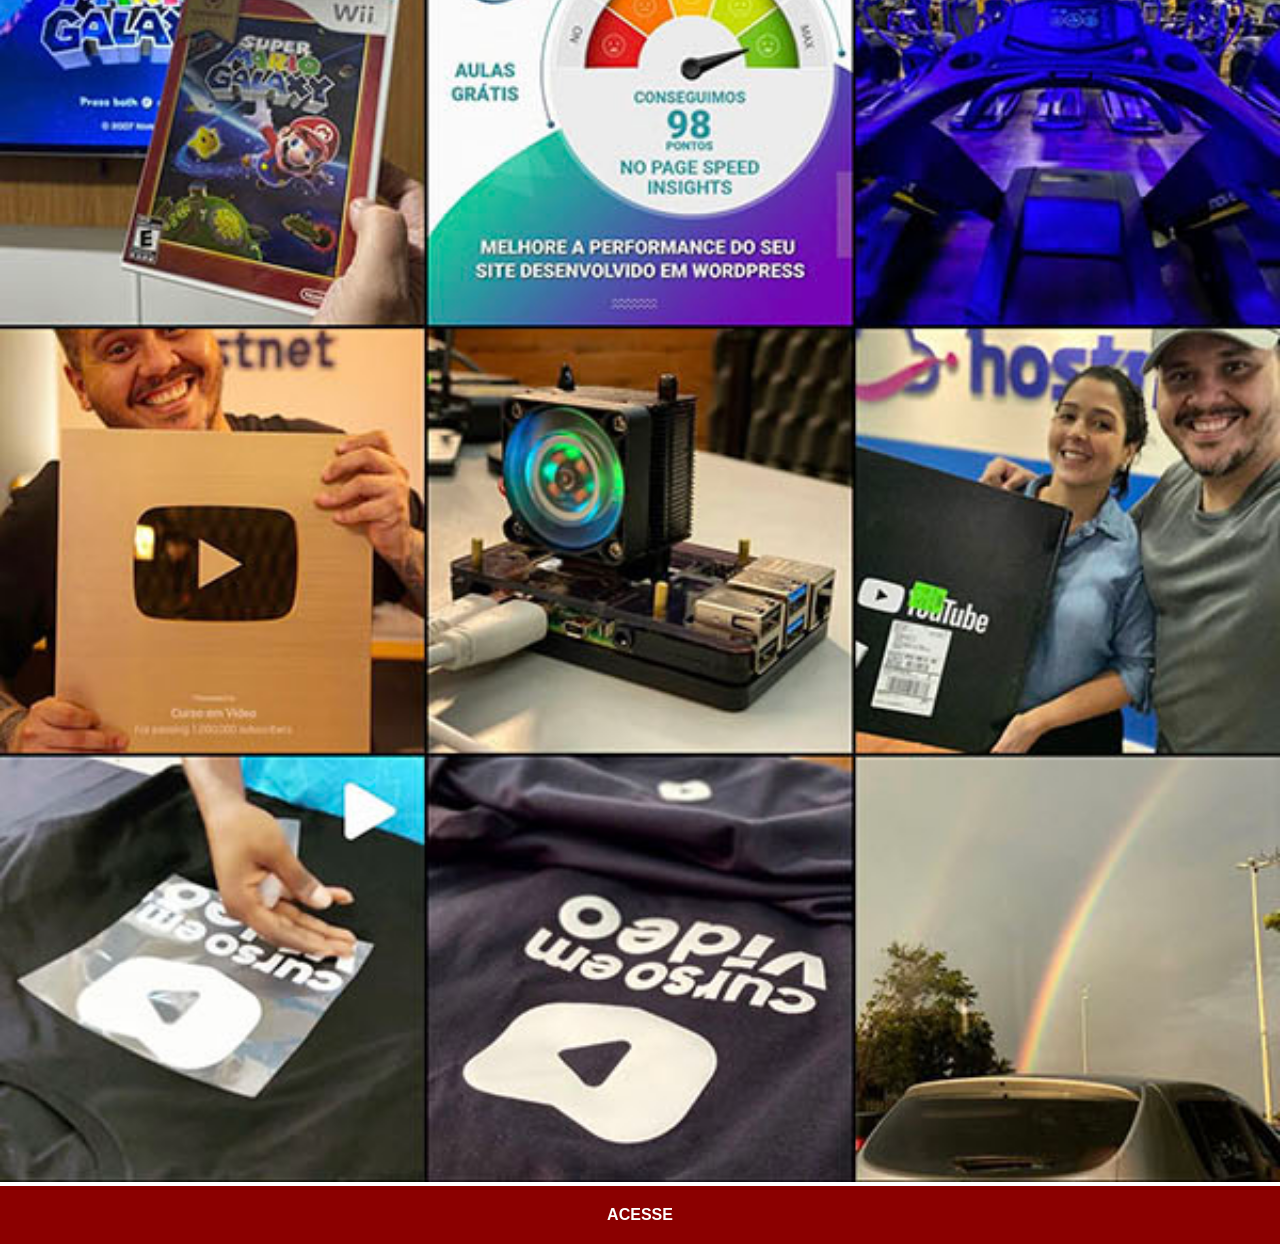
<file: instagram.html>
<!DOCTYPE html>
<html lang="pt-br">
<head>
    <meta charset="UTF-8">
    <meta name="viewport" content="width=device-width, initial-scale=1.0">
    <title>Instagram</title>
    <link rel="stylesheet" href="estilos/social.css">
</head>
<body>
    <img src="imagens/tela-instagram.jpg" alt="Instagram">
    <a href="https://www.instagram.com/" target="_blank">ACESSE</a>
</body>
</html>
</file>
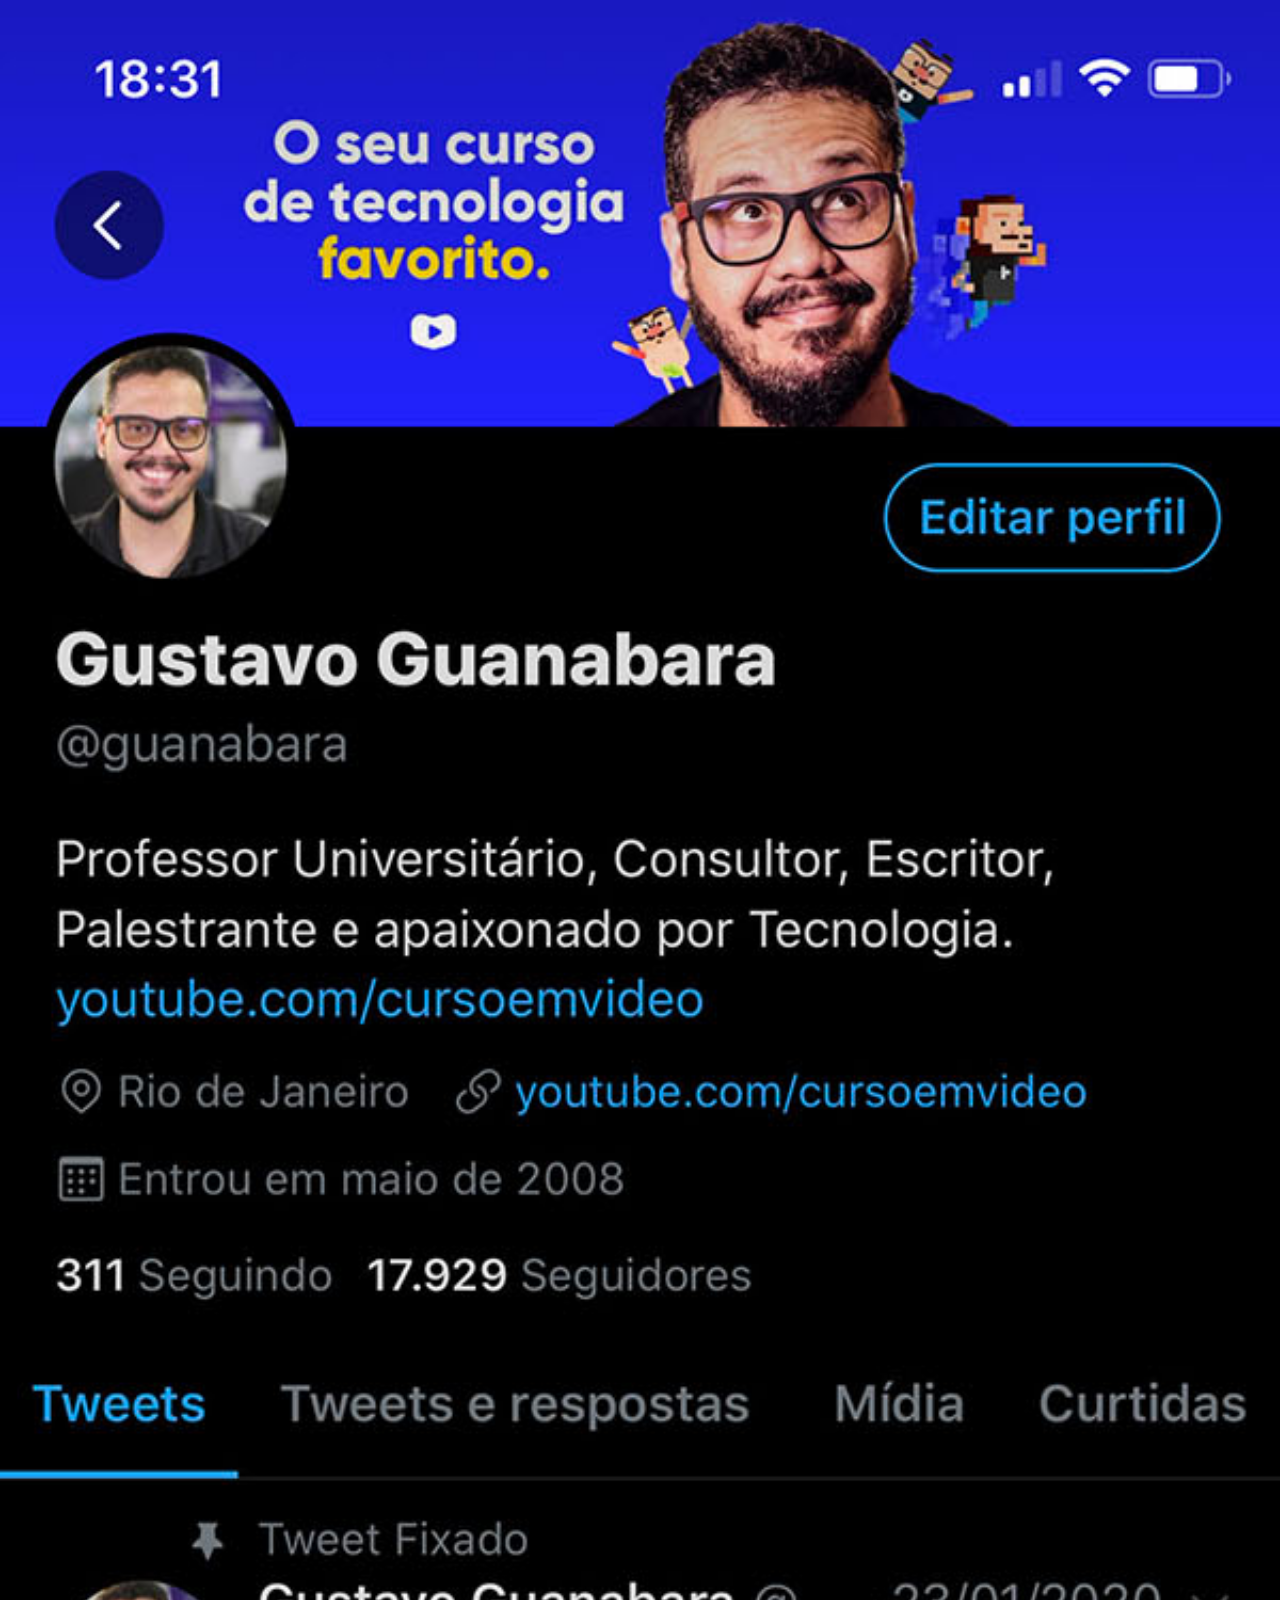
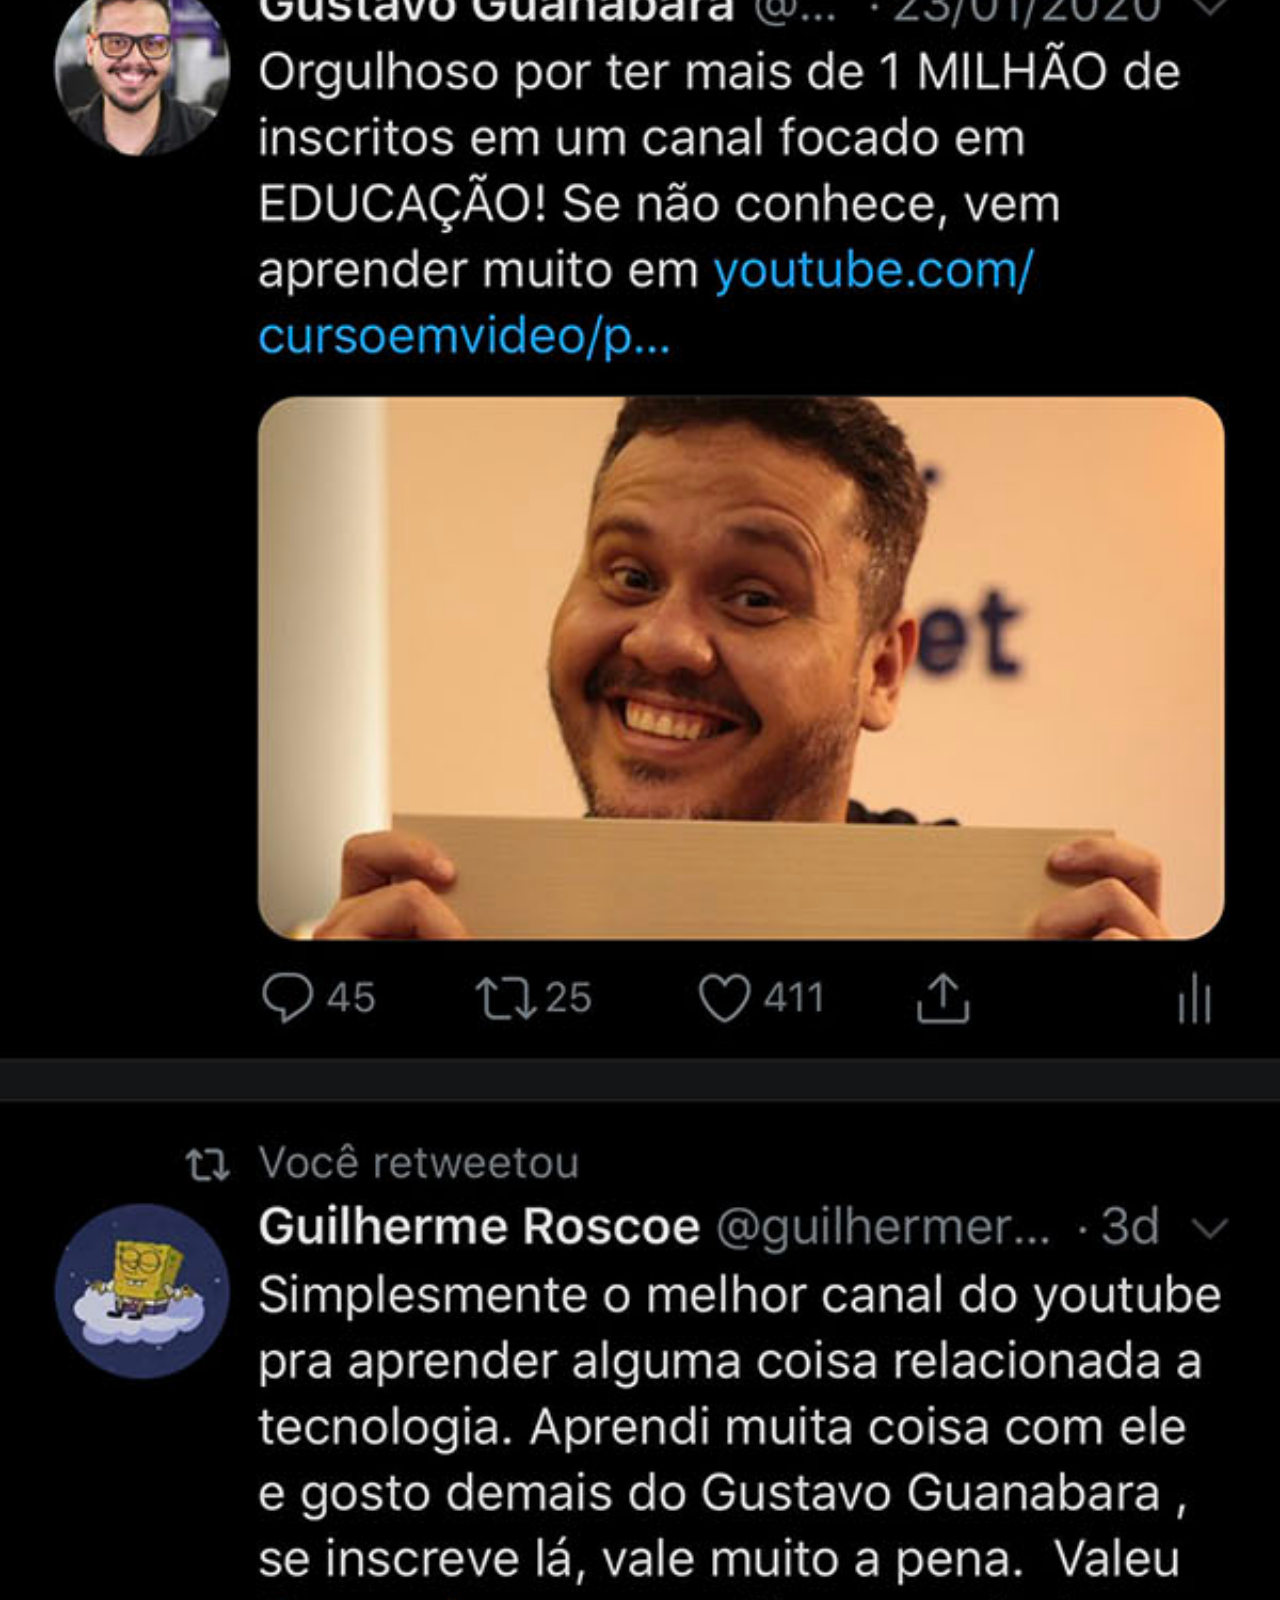
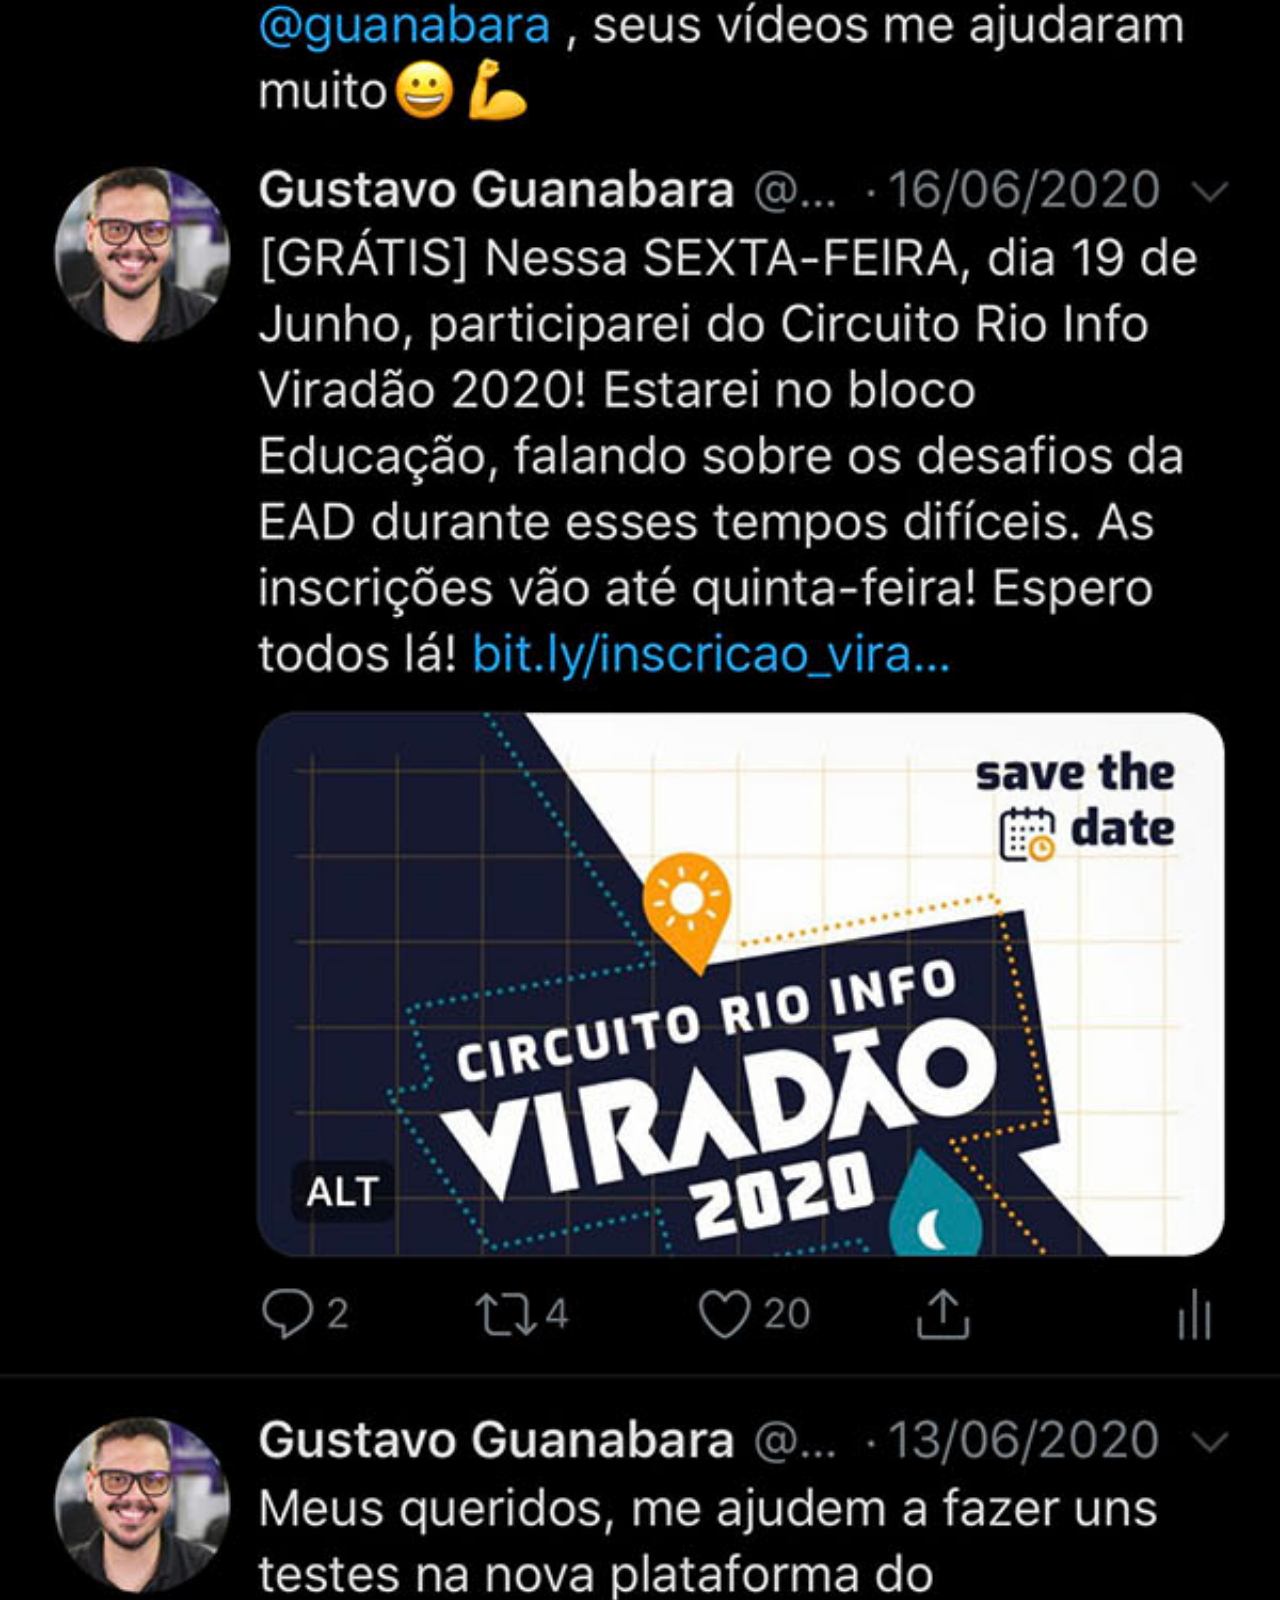
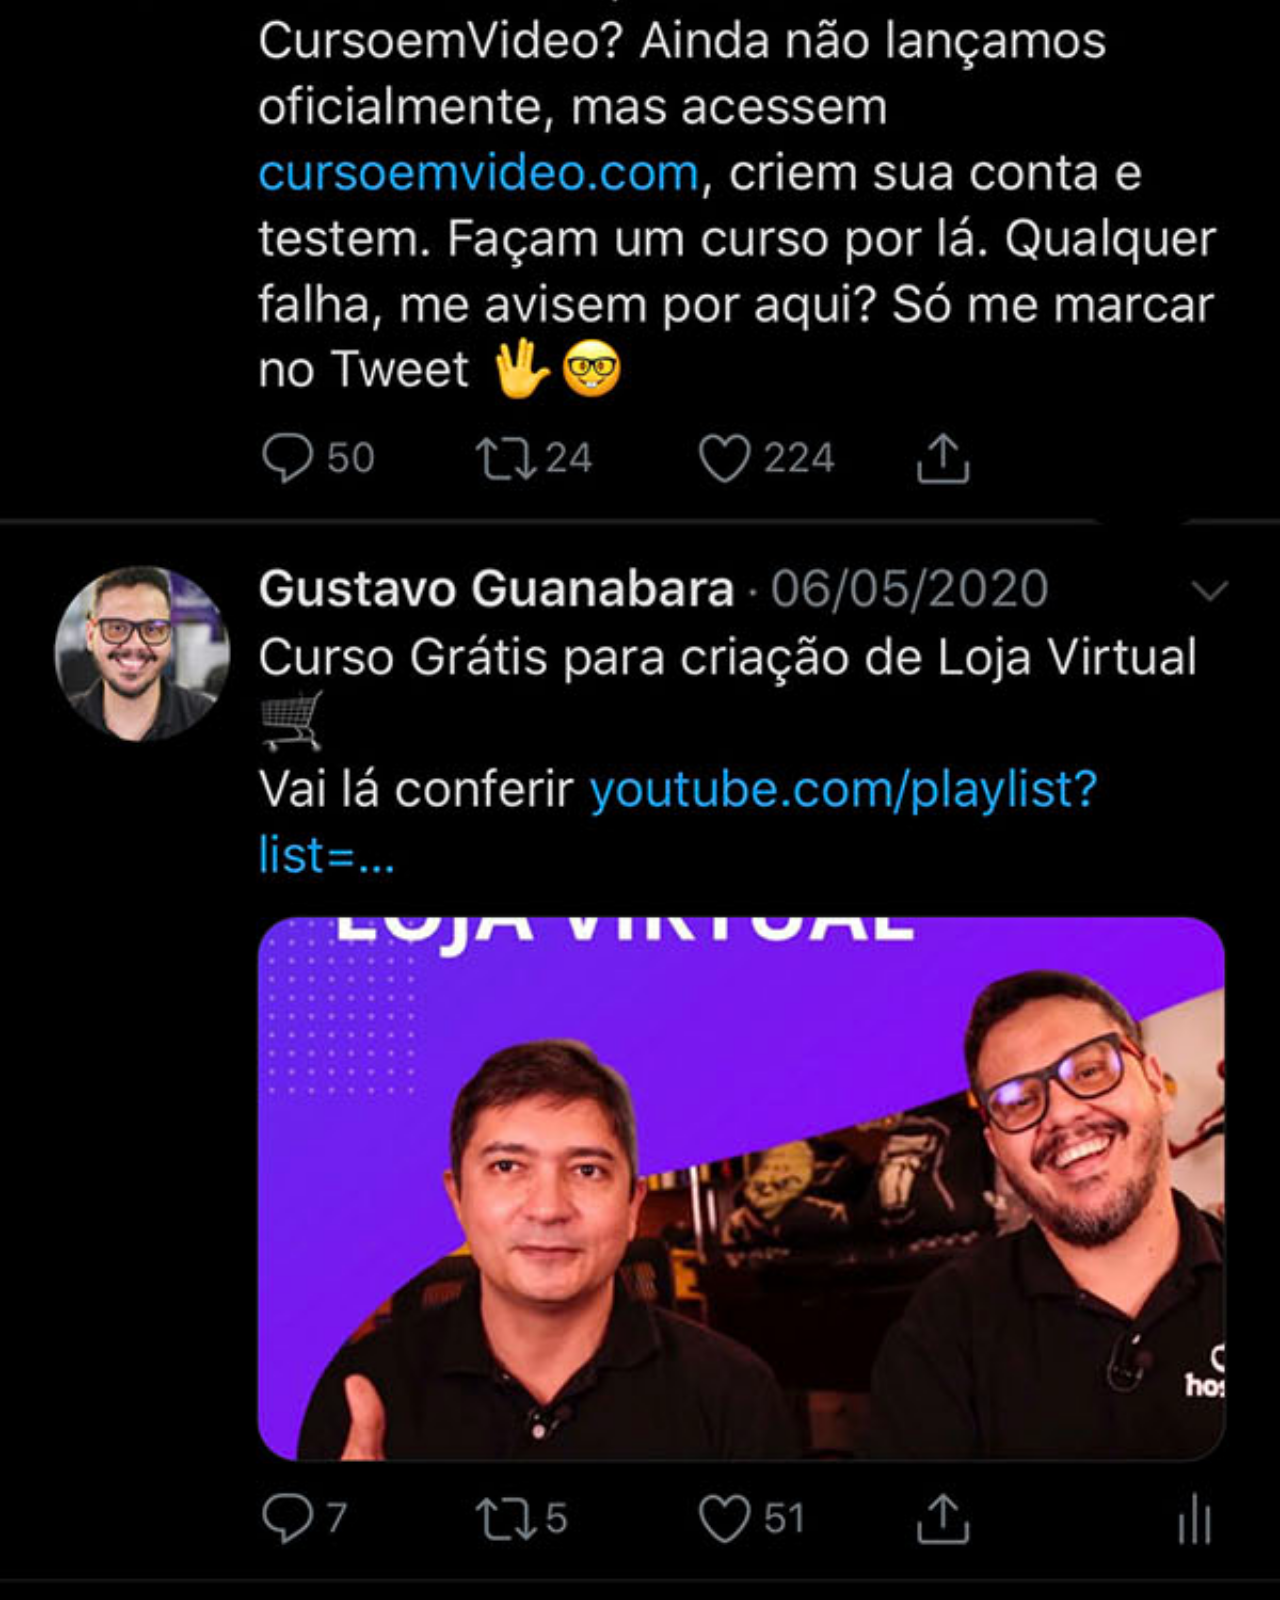
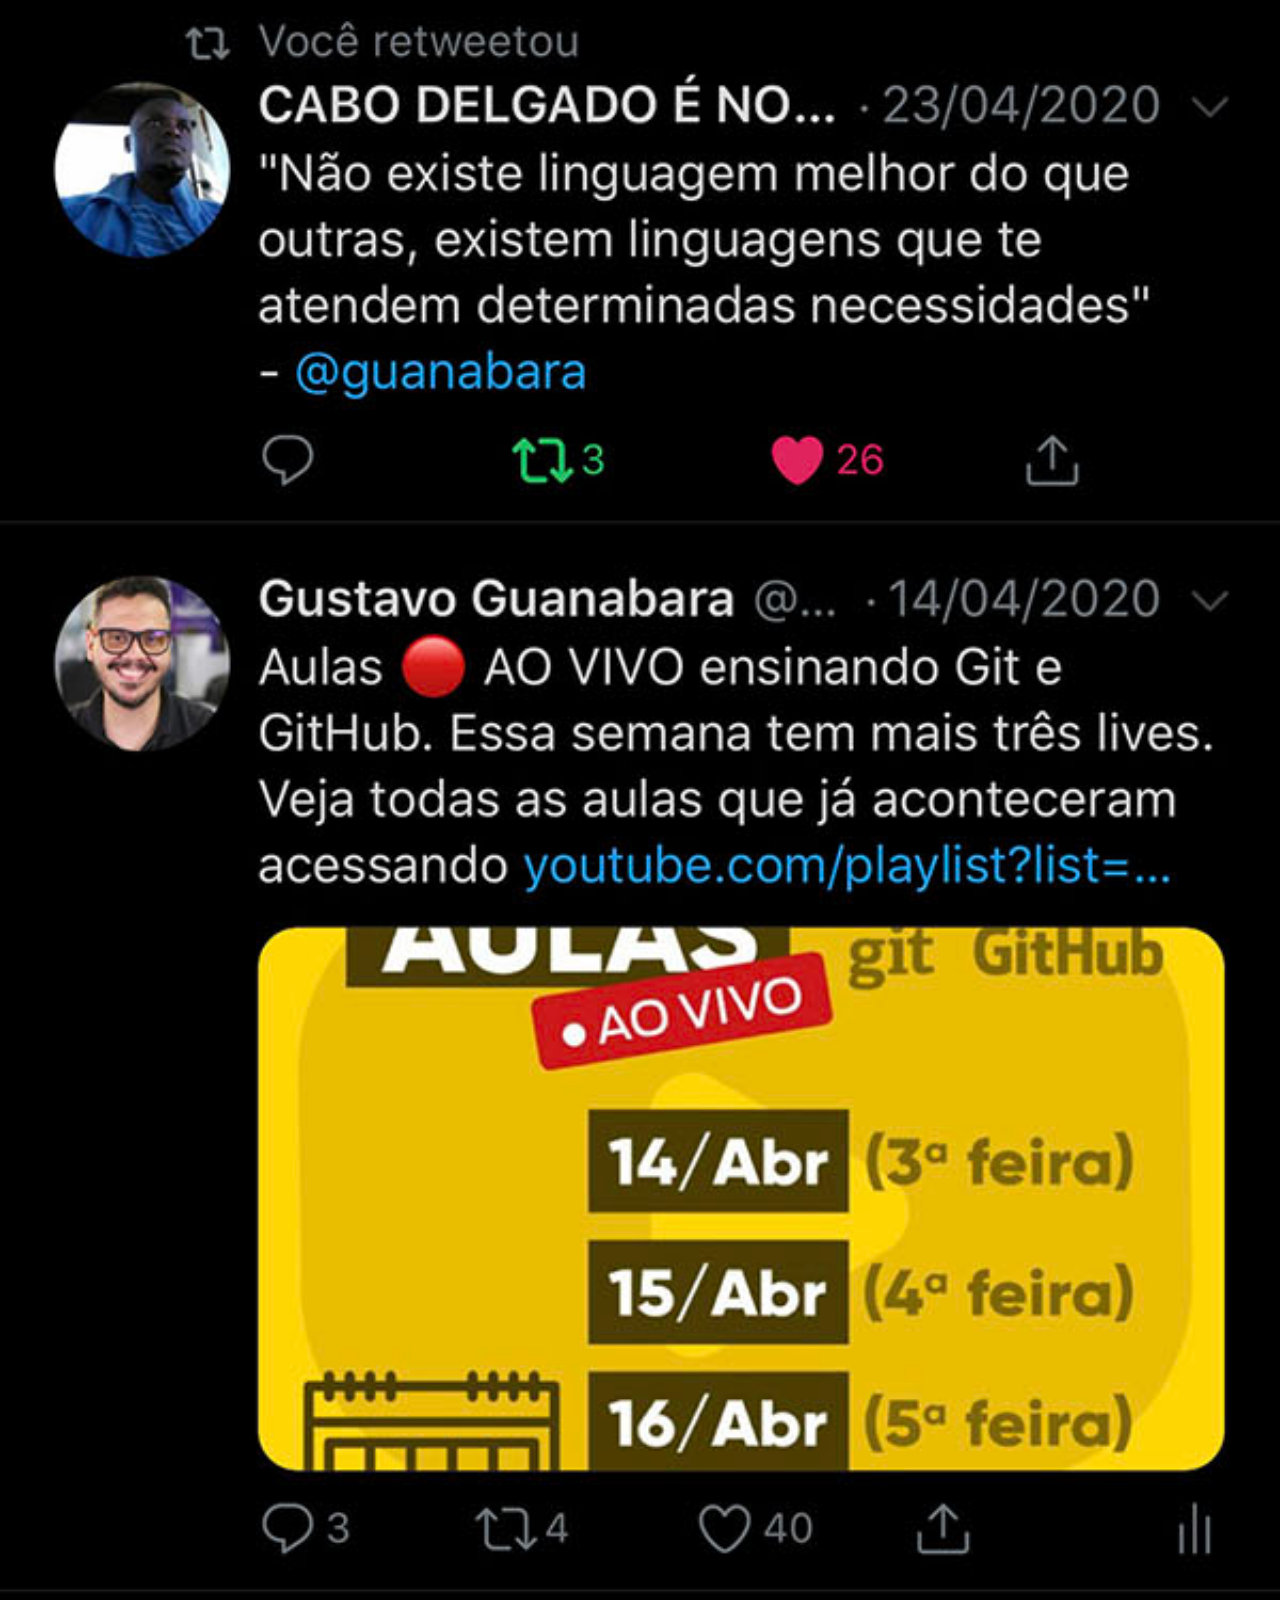
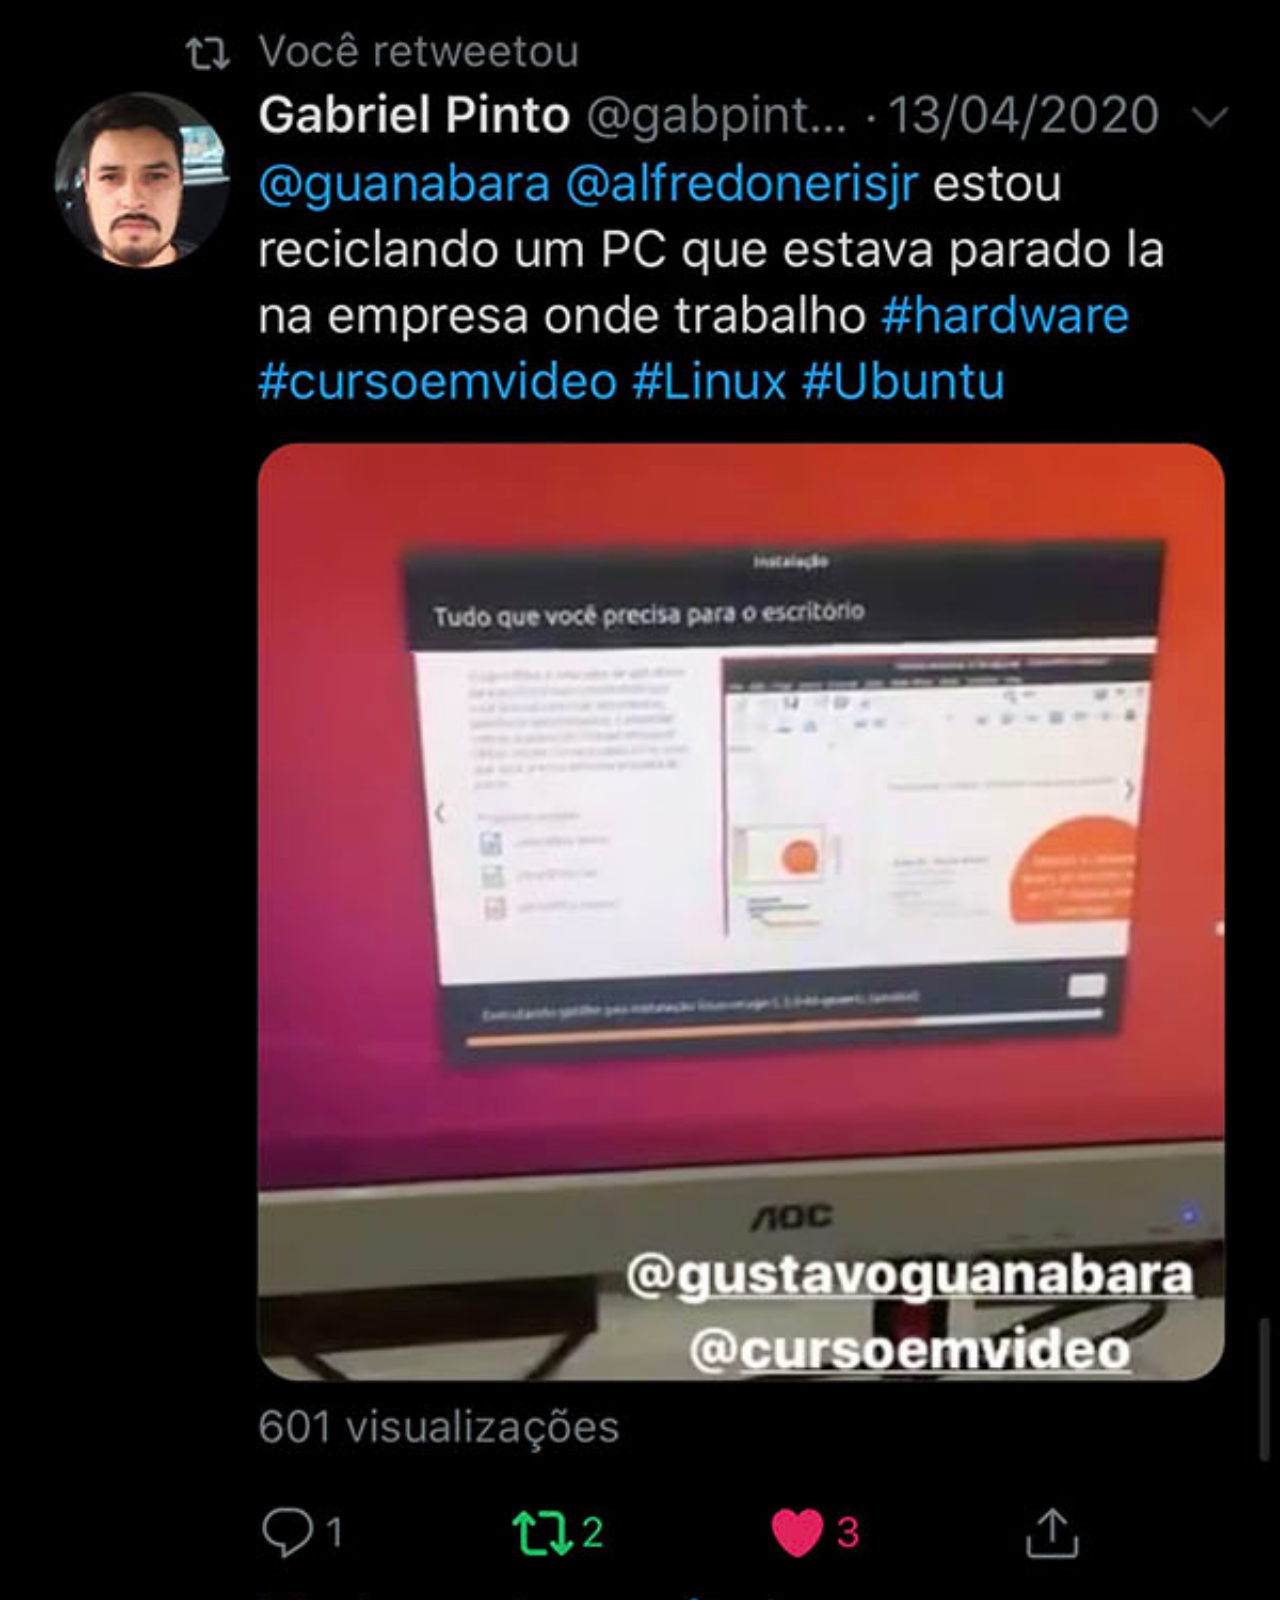
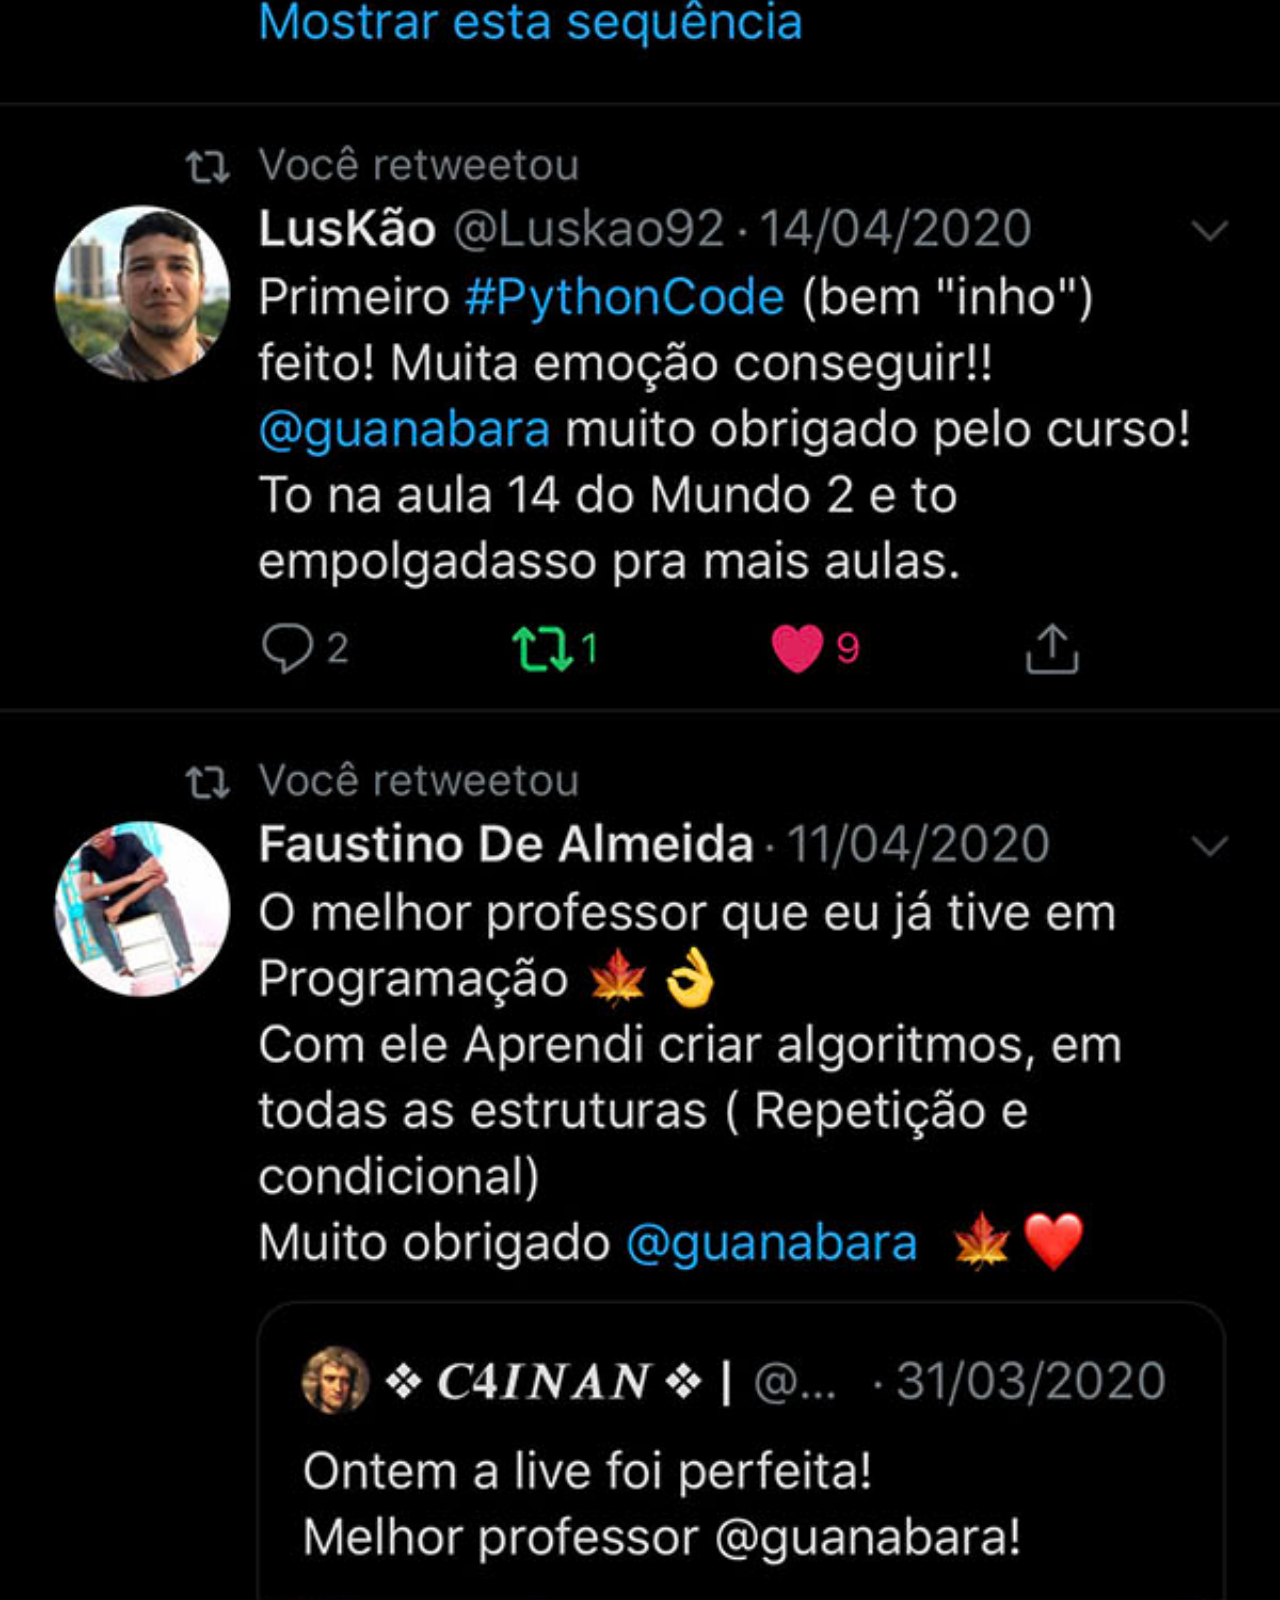
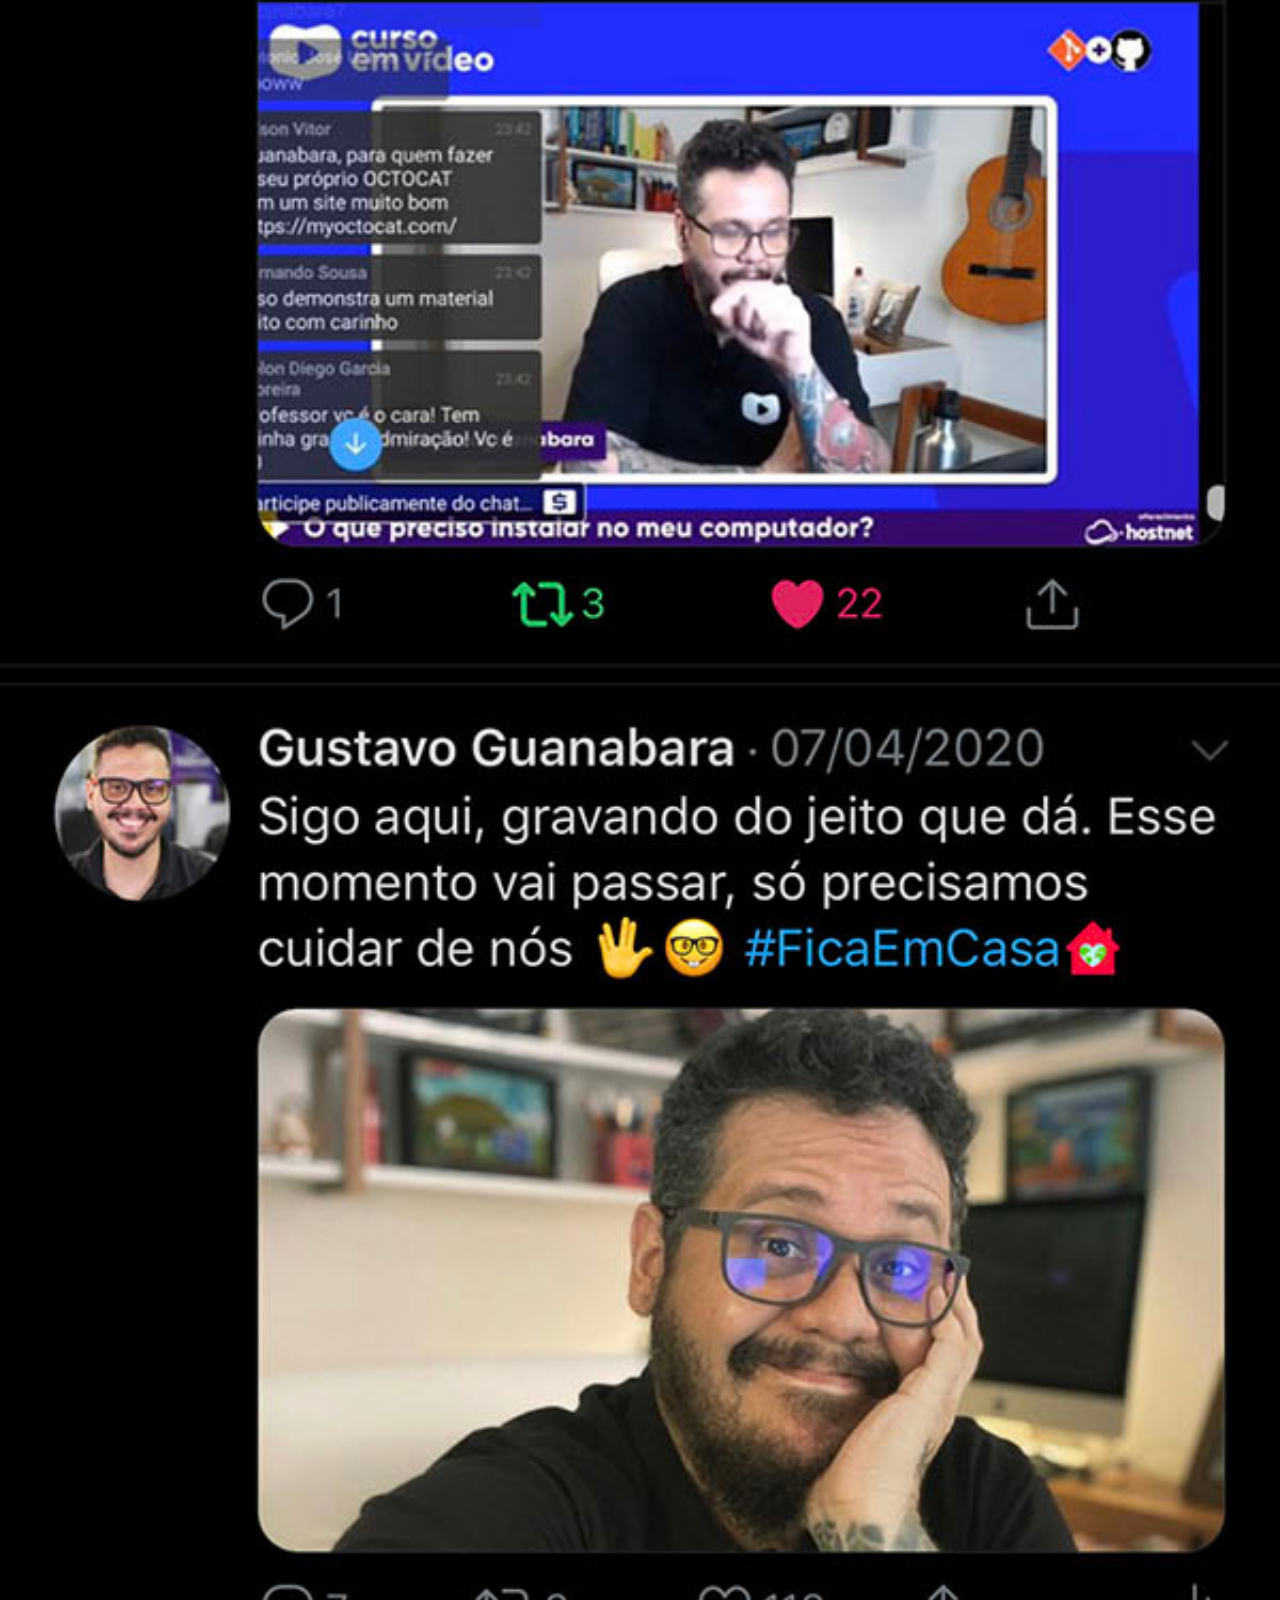
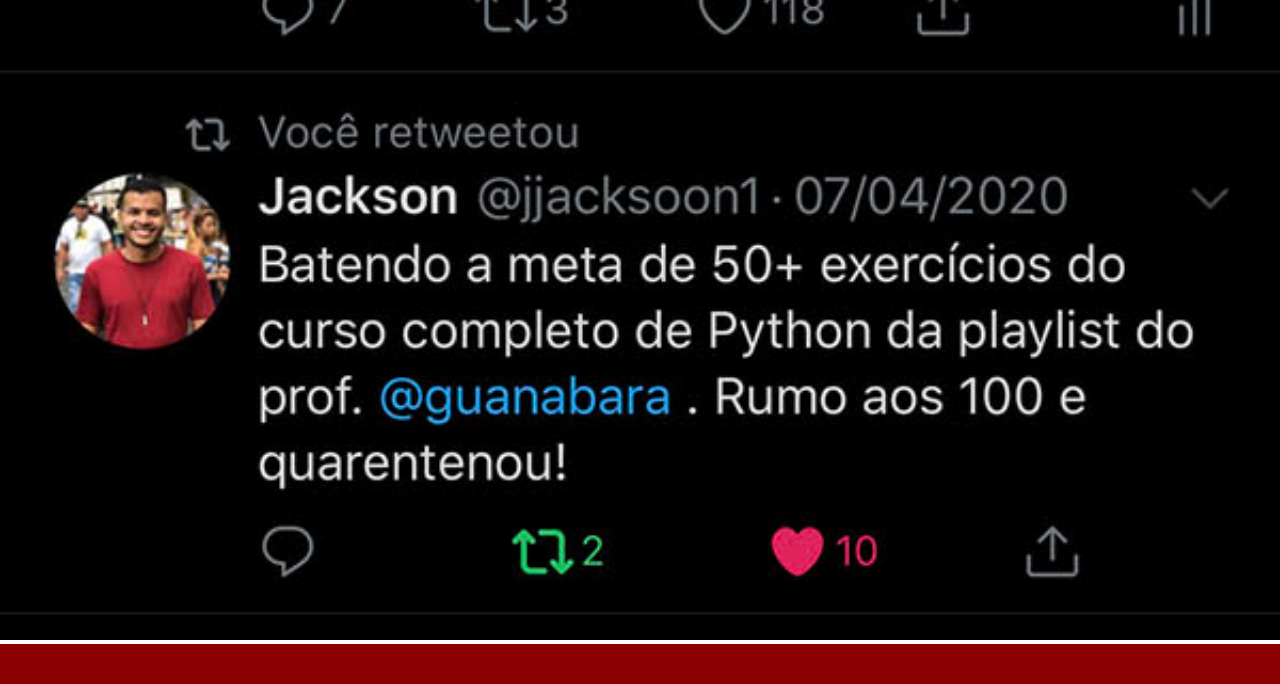
<file: twitter.html>
<!DOCTYPE html>
<html lang="pt-br">
<head>
    <meta charset="UTF-8">
    <meta name="viewport" content="width=device-width, initial-scale=1.0">
    <title>Twitter</title>
    <link rel="stylesheet" href="estilos/social.css">
</head>
<body>
    <img src="imagens/tela-twitter.jpg" alt="Twitter">
    <a href="sdvcs" target="_blank"></a>
</body>
</html>
</file>
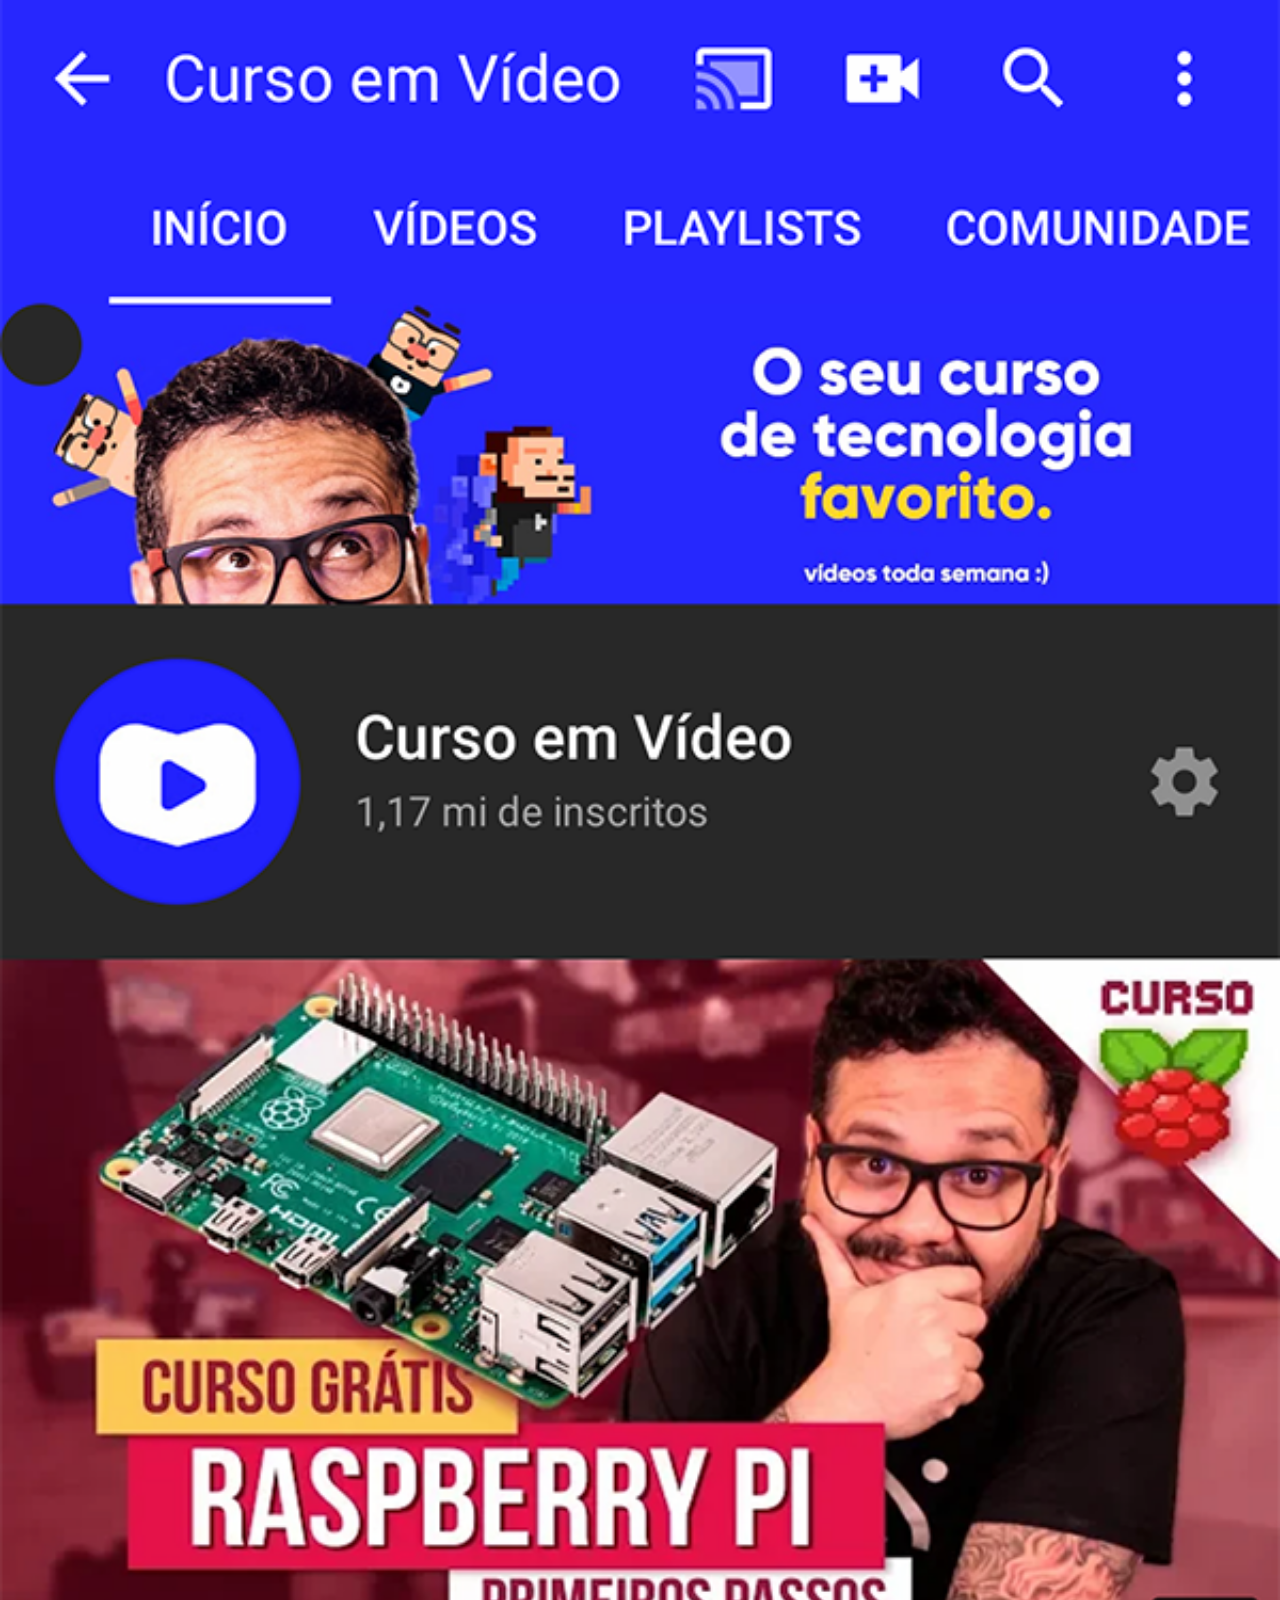
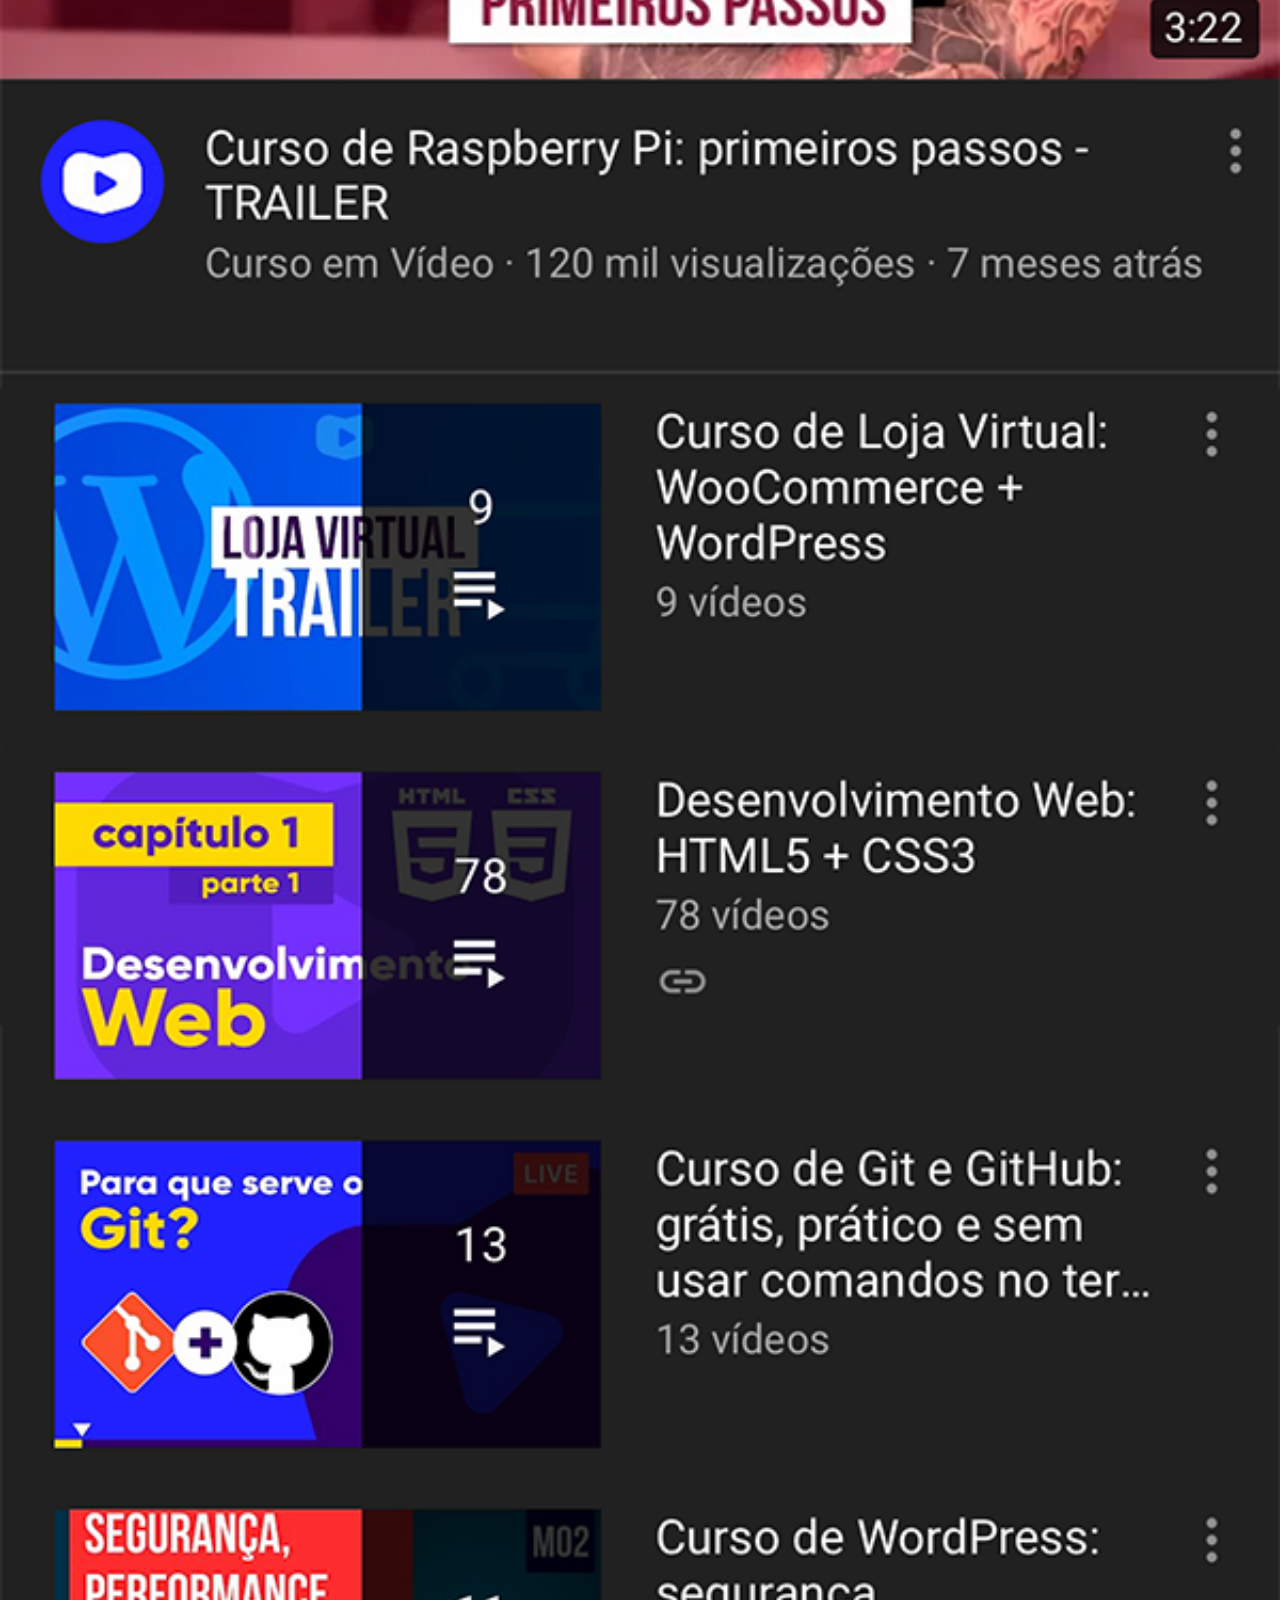
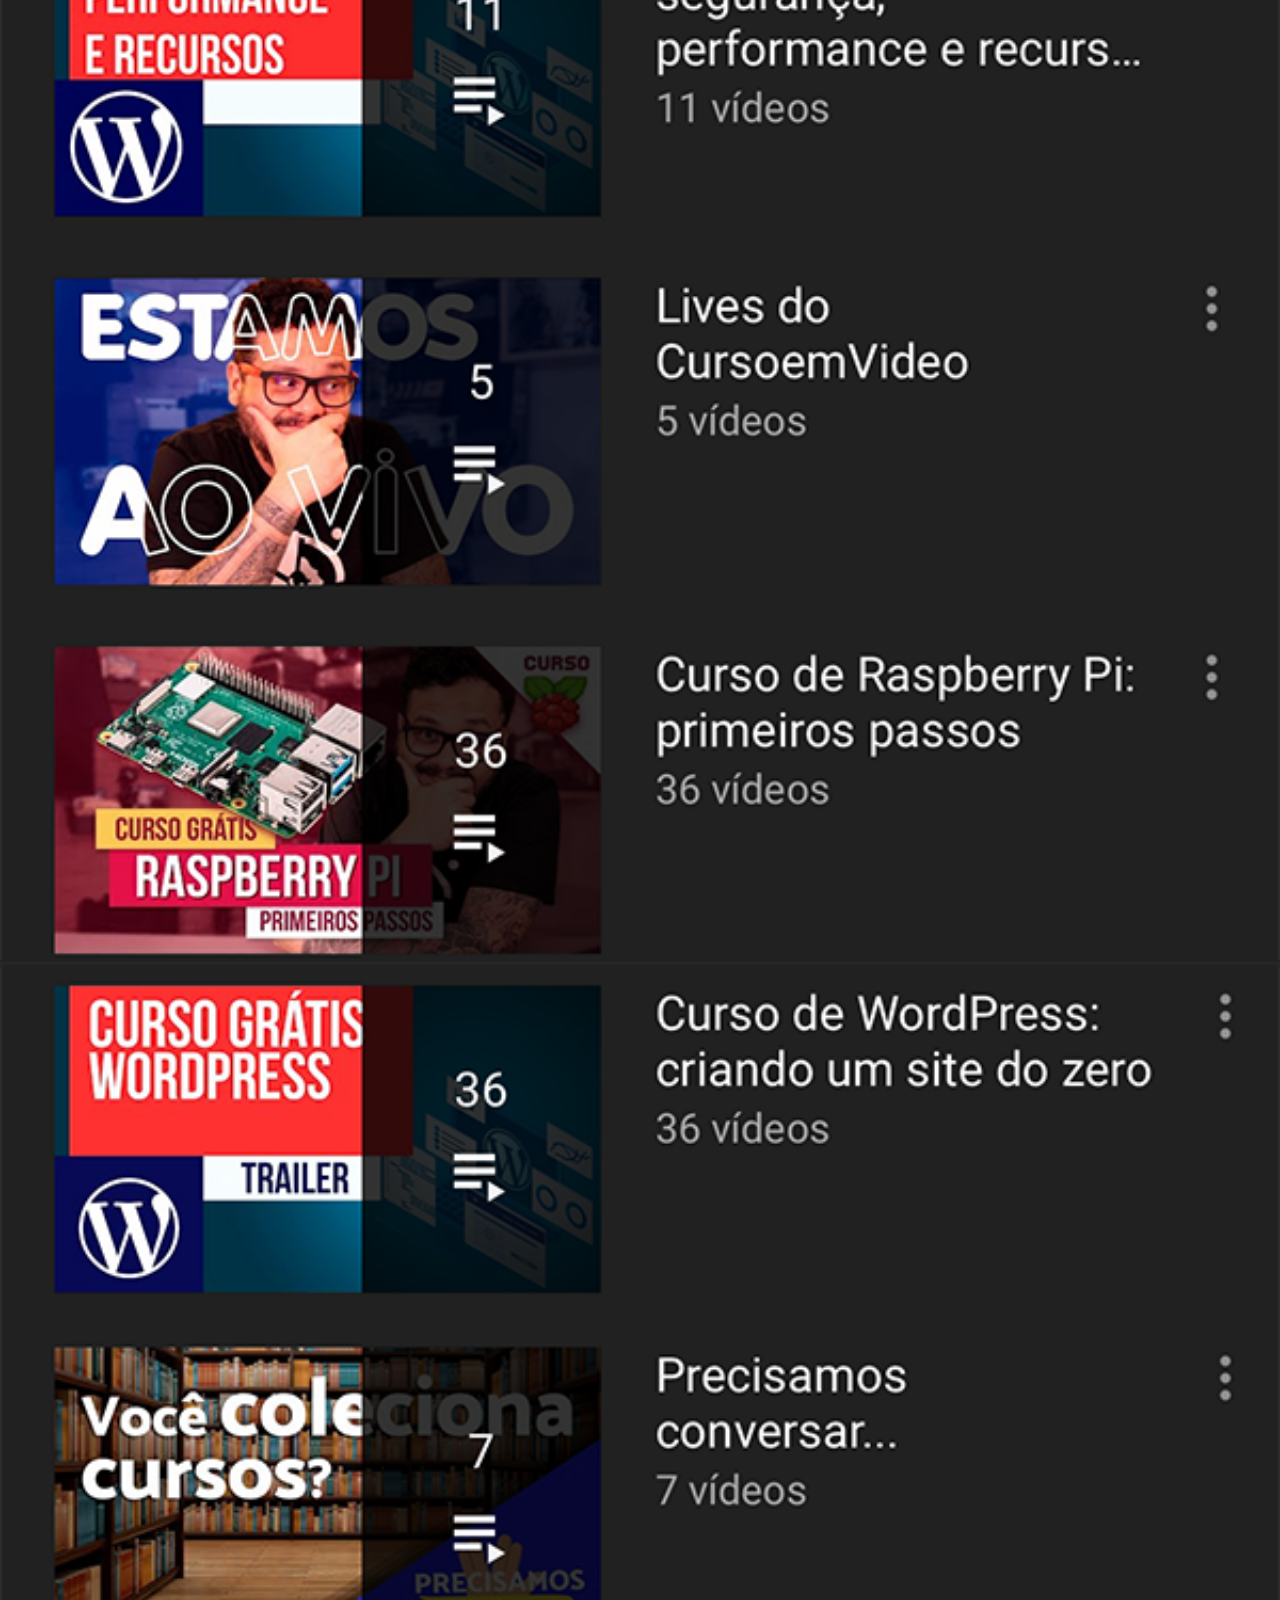
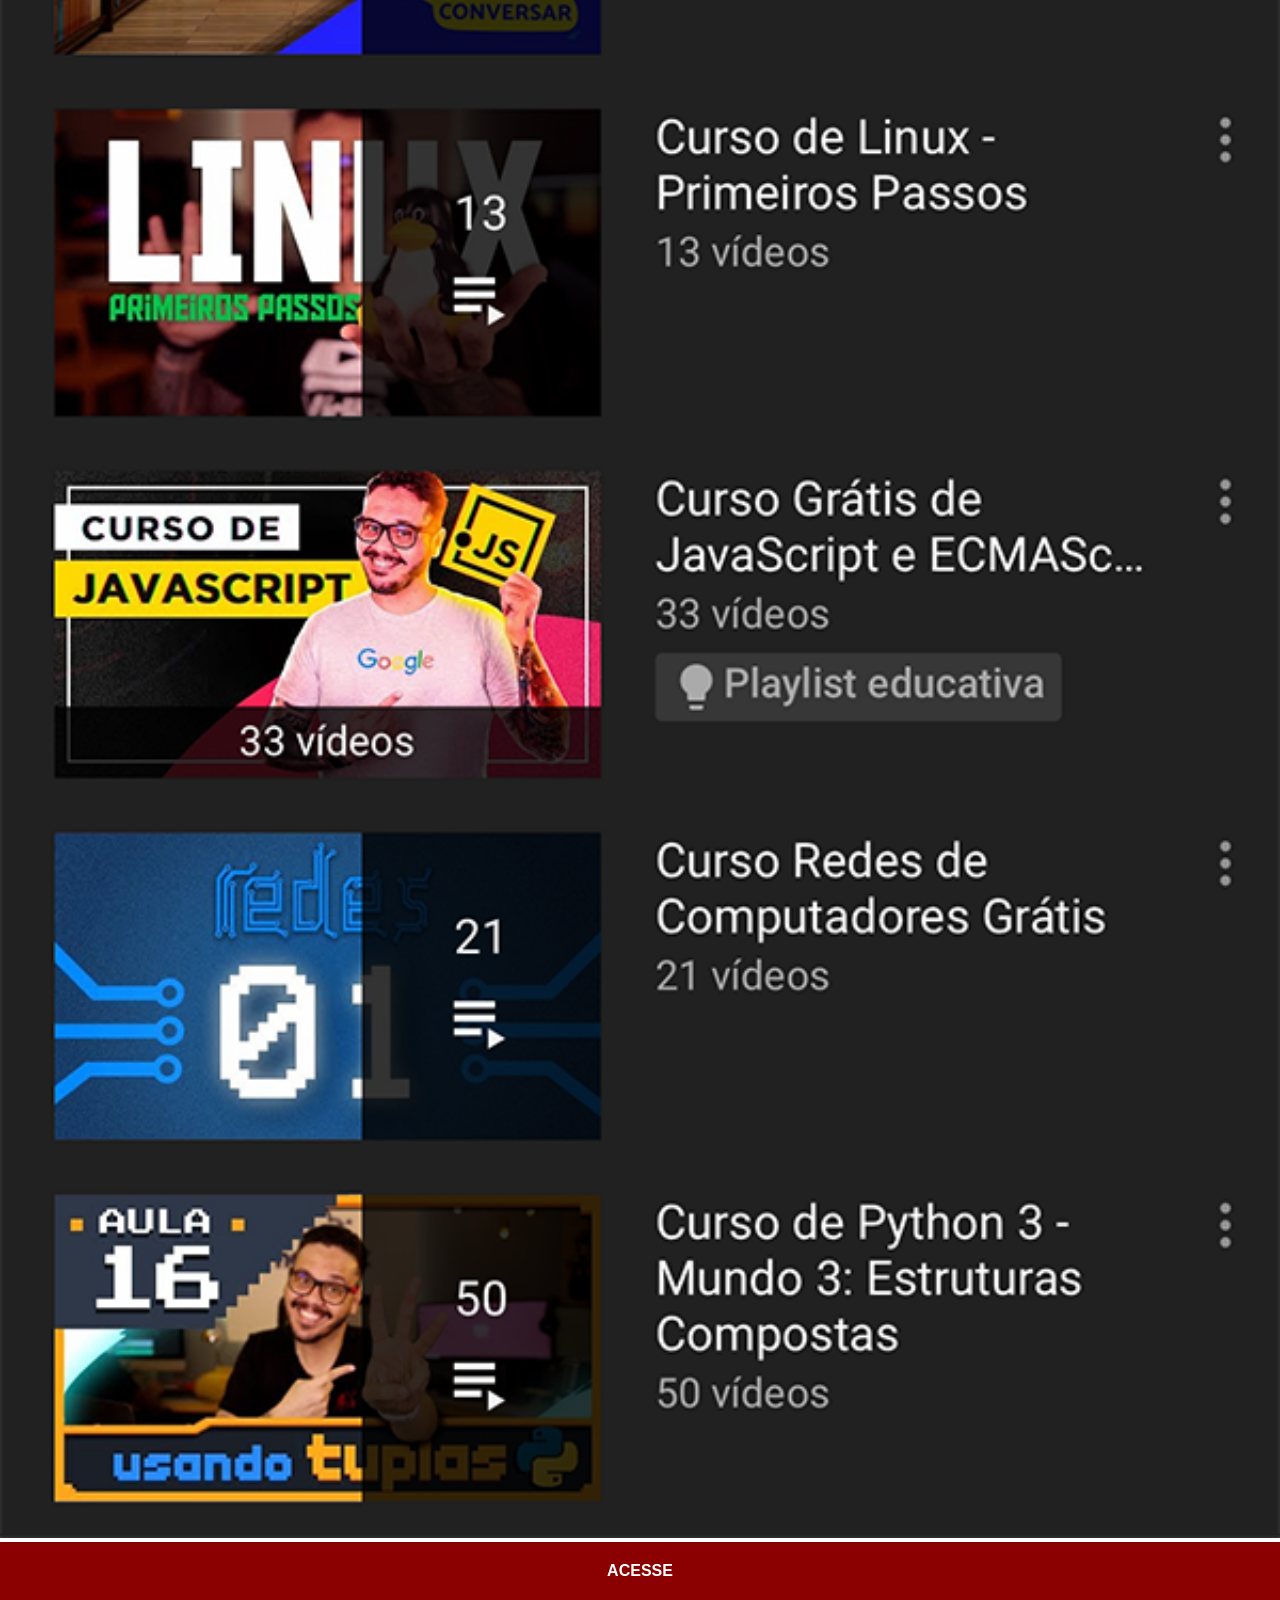
<file: youtube.html>
<!DOCTYPE html>
<html lang="pt-br">
<head>
    <meta charset="UTF-8">
    <meta name="viewport" content="width=device-width, initial-scale=1.0">
    <title>YouTube</title>
    <link rel="stylesheet" href="estilos/social.css">
</head>
<body>
    <img src="imagens/tela-youtube.png" alt="YouTube">
    <a href="https://youtu.be/ar5UB2MxraE?si=ImM1g21SWvW1nNIW" target="_blank">ACESSE</a>
</body>
</html>
</file>
<file: estilos/style.css>
@charset "UTF-8";

* {
  margin: 0px;
  padding: 0px;
  font-family: Arial, Helvetica, sans-serif;
}

html,
body {
  height: 100vh;
  width: 100vw;
  background-color: black;
}
body {
  background: url("../imagens/fundo-madeira.jpg") no-repeat top center;
  background-size: cover;
  background-attachment: fixed;
}

main {
  position: relative;
  height: 100vh;
}

section#telefone {
  position: absolute;
  top: 50%;
  left: 50%;
  transform: translate(-50%, -50%);

  height: 627px;
  width: 311px;
  background: url('../imagens/frame-iphone.png') no-repeat;
}

iframe#tela {
  position: relative;
  top: 80px;
  left: 22px;
  width: 267px;
  height: 471px;
}

section#redes-sociais {
  text-align: right;
}

section#redes-sociais img {
  width: 50px;
  margin: 10px;
  border-radius: 50%;
  box-shadow: 2px 2px 5px rgba(0, 0, 0, 0.4);
  box-sizing: border-box;
}

section#redes-sociais img:hover {
  border: 2px solid white;
  box-shadow: 2px 2px 5px rgba(255, 255, 255, 0.4);
  transform: translate(-3px, -3px);
  transition:
    transform 0.3s,
    border 1s;
}
</file>
<file: estilos/social.css>
@charset "UTF-8";

* {
  margin: 0px;
  padding: 0px;
  font-family: Arial, Helvetica, sans-serif;
}

::-webkit-scrollbar {
  width: 0px;
  height: 0px;
}

img {
  width: 100vw;
}

a {
  display: block;
  background-color: darkred;
  color: white;
  padding: 20px;
  text-align: center;
  font-weight: bolder;
  text-decoration: none;
}

a:hover {
  background-color: red;
}
</file>
